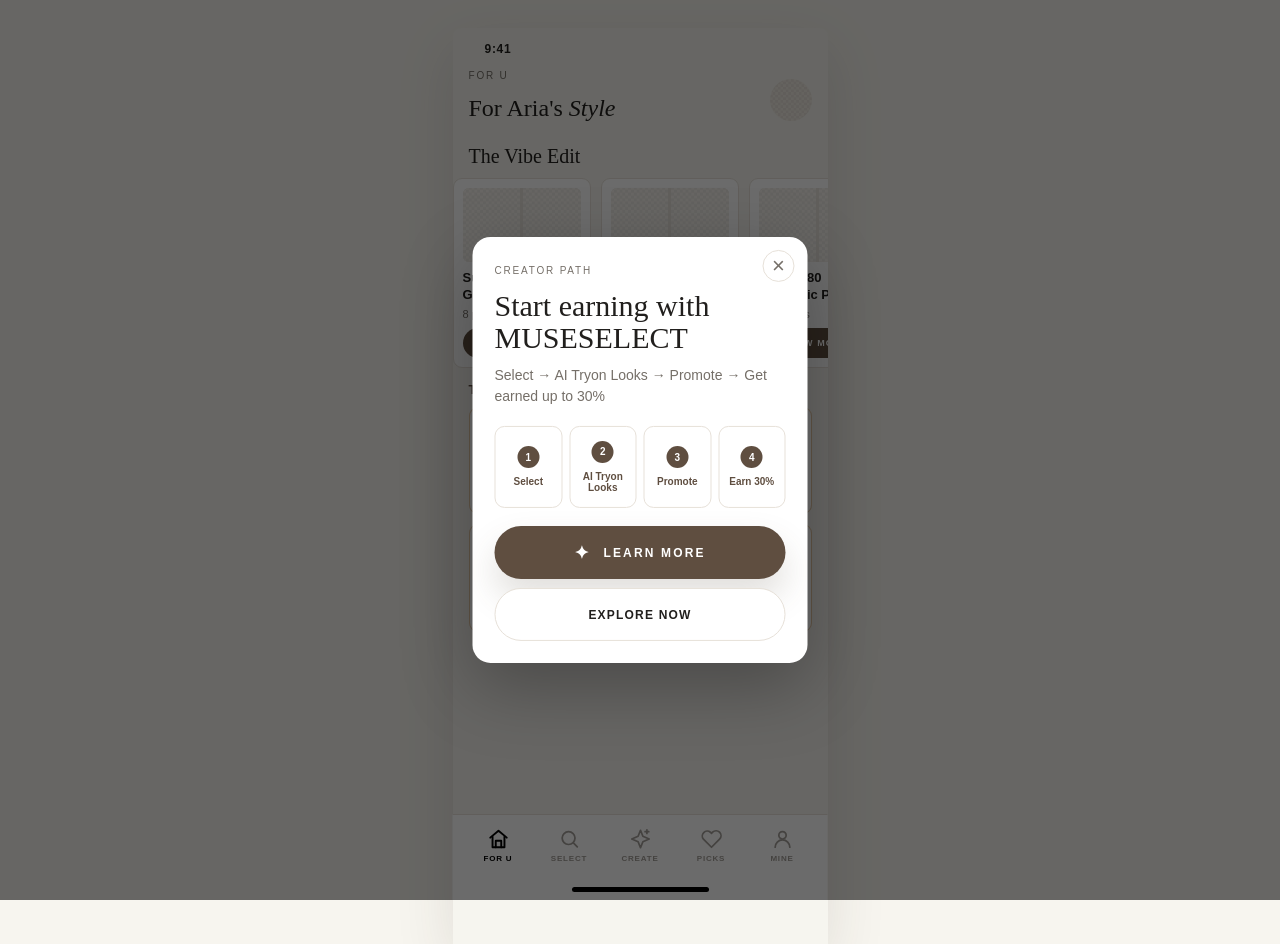
<file: index.html>
<!doctype html>
<html lang="en">
  <head>
    <meta charset="utf-8" />
    <meta name="viewport" content="width=device-width, initial-scale=1" />
    <title>MUSELAND Demo</title>
    <link rel="stylesheet" href="./src/styles/base.css" />
    <link rel="stylesheet" href="./src/styles/ui.css" />
    <link rel="stylesheet" href="./src/styles/pages.css" />
  </head>
  <body>
    <div id="app" class="app-shell" aria-live="polite"></div>
    <script type="module" src="./src/scripts/app.js"></script>
  </body>
</html>
</file>
<file: src/styles/base.css>
:root {
  --bg: #f7f5ef;
  --paper: #ffffff;
  --ink: #211f1d;
  --muted: #756f68;
  --quiet: #a39e98;
  --line: #e7e1d9;
  --brand: #5f4e40;
  --gold: #c98d45;
  --olive: #d8d6cb;
  --shadow: 0 18px 34px rgba(87, 75, 62, 0.18);
}

* {
  box-sizing: border-box;
}

html,
body {
  min-height: 100%;
}

body {
  margin: 0;
  background: var(--bg);
  color: var(--ink);
  font-family: -apple-system, BlinkMacSystemFont, "Segoe UI", sans-serif;
}

button,
input,
textarea,
select {
  font: inherit;
}

a {
  color: inherit;
}

img {
  max-width: 100%;
}

.app-shell {
  min-height: 100vh;
  display: flex;
  justify-content: center;
  background: var(--bg);
}

.phone-canvas {
  position: relative;
  width: min(100vw, 375px);
  min-height: 100vh;
  background: #f6f5ef;
  box-shadow: 0 20px 60px rgba(54, 47, 39, 0.12);
}

.page-content {
  min-height: 100vh;
  padding-bottom: 102px;
}

.serif {
  font-family: Georgia, "Times New Roman", serif;
}

.eyebrow {
  margin: 0 0 14px;
  color: var(--muted);
  font-size: 10px;
  font-weight: 500;
  letter-spacing: 0.18em;
  text-transform: uppercase;
}

.lead {
  margin: 22px 0 0;
  color: var(--muted);
  font-size: 15px;
  letter-spacing: 0.08em;
  line-height: 1.65;
}

.section {
  padding: 72px 20px 48px;
}

.section-title {
  margin: 0;
  font-family: Georgia, "Times New Roman", serif;
  font-size: 37px;
  font-weight: 400;
  line-height: 1.08;
}

.primary-cta {
  width: 197px;
  min-height: 53px;
  display: inline-flex;
  align-items: center;
  justify-content: center;
  gap: 12px;
  border: 0;
  border-radius: 999px;
  background: var(--brand);
  box-shadow: var(--shadow);
  color: #ffffff;
  font-size: 12px;
  font-weight: 700;
  letter-spacing: 0.18em;
  text-decoration: none;
  text-transform: uppercase;
  cursor: pointer;
}

.primary-cta::before {
  content: "✦";
  font-size: 18px;
  line-height: 1;
}

.primary-cta.centered {
  display: flex;
  margin-right: auto;
  margin-left: auto;
}

@media (min-width: 480px) {
  .app-shell {
    padding-top: 28px;
  }

  .phone-canvas {
    border-radius: 8px 8px 0 0;
    overflow: hidden;
  }
}
</file>
<file: src/styles/ui.css>
.bottom-tab {
  position: fixed;
  z-index: 20;
  left: 50%;
  bottom: 0;
  width: min(100vw, 375px);
  height: 86px;
  display: grid;
  grid-template-columns: repeat(5, 1fr);
  align-items: start;
  padding: 12px 10px 0;
  border-top: 1px solid var(--line);
  background: var(--paper);
  transform: translateX(-50%);
}

.bottom-tab::after {
  content: "";
  position: absolute;
  left: 50%;
  bottom: 8px;
  width: 137px;
  height: 5px;
  border-radius: 999px;
  background: #000000;
  transform: translateX(-50%);
}

.tab {
  min-width: 0;
  display: grid;
  justify-items: center;
  gap: 4px;
  color: var(--quiet);
  font-size: 8px;
  font-weight: 600;
  letter-spacing: 0.1em;
  line-height: 1;
  text-decoration: none;
}

.tab-icon {
  width: 24px;
  height: 24px;
  display: grid;
  place-items: center;
}

.tab-icon svg,
.icon-button svg,
.accordion-icon svg {
  width: 24px;
  height: 24px;
  fill: none;
  stroke: currentColor;
  stroke-width: 1.9;
  stroke-linecap: round;
  stroke-linejoin: round;
}

.tab-icon svg {
  width: 22px;
  height: 22px;
}

.tab.active {
  color: #000000;
  font-weight: 800;
}

.tab.active .tab-icon svg {
  stroke-width: 2.1;
}

.top-bar {
  height: 88px;
  display: grid;
  grid-template-columns: 48px 1fr 48px;
  align-items: center;
  padding: 28px 12px 0;
  background: #f6f5ef;
}

.top-bar h1 {
  margin: 0;
  text-align: center;
  font-size: 18px;
  font-weight: 700;
  letter-spacing: 0.14em;
  text-transform: uppercase;
}

.icon-button {
  width: 40px;
  height: 40px;
  display: grid;
  place-items: center;
  text-decoration: none;
}

.product-card {
  overflow: hidden;
  border-radius: 7px;
  background: var(--paper);
  box-shadow: inset 0 0 0 1px rgba(0, 0, 0, 0.04);
}

.product-card a {
  display: block;
  text-decoration: none;
}

.product-media {
  position: relative;
  height: 214px;
  background: #e9e4dc;
}

.product-media img {
  width: 100%;
  height: 100%;
  display: block;
  object-fit: cover;
}

.commission-badge {
  position: absolute;
  right: 6px;
  bottom: 8px;
  padding: 3px 6px;
  border-radius: 2px;
  background: var(--gold);
  color: #ffffff;
  font-size: 10px;
  font-weight: 700;
}

.commission-badge.static {
  position: static;
  display: inline-flex;
}

.product-tag {
  position: absolute;
  left: 6px;
  top: 8px;
  padding: 4px 7px;
  border-radius: 2px;
  background: rgba(255, 255, 255, 0.88);
  color: var(--brand);
  font-size: 9px;
  font-weight: 800;
  letter-spacing: 0.12em;
  text-transform: uppercase;
}

.product-card-body {
  padding: 12px 9px;
}

.product-card-body h3 {
  height: 34px;
  margin: 0 0 6px;
  overflow: hidden;
  font-size: 14px;
  font-weight: 500;
  line-height: 1.25;
}

.product-card-body strong {
  display: block;
  font-size: 18px;
}

.product-money-row {
  display: flex;
  align-items: baseline;
  justify-content: space-between;
  gap: 8px;
}

.product-money-row span,
.commission-line,
.product-sales {
  color: var(--gold);
  font-size: 11px;
  font-weight: 800;
}

.commission-line,
.product-sales {
  margin: 5px 0 0;
  line-height: 1.35;
}

.product-sales {
  color: var(--brand);
  font-weight: 700;
}

.designer-row {
  display: grid;
  grid-template-columns: 34px 1fr;
  gap: 8px;
  align-items: center;
  padding-top: 10px;
  border-top: 1px solid var(--line);
}

.product-card-actions {
  display: grid;
  grid-template-columns: 38px 1fr;
  gap: 8px;
  padding: 0 9px 11px;
}

.product-mini-icon,
.mini-primary {
  min-height: 36px;
  border: 1px solid var(--line);
  border-radius: 999px;
  background: transparent;
  color: var(--brand);
  cursor: pointer;
}

.product-mini-icon {
  display: grid;
  place-items: center;
}

.product-mini-icon svg {
  width: 18px;
  height: 18px;
  fill: none;
  stroke: currentColor;
  stroke-width: 2;
}

.mini-primary {
  border-color: var(--brand);
  background: var(--brand);
  color: #ffffff;
  font-size: 10px;
  font-weight: 800;
  letter-spacing: 0.16em;
  text-transform: uppercase;
}

.compact-product-card {
  min-width: 150px;
}

.compact-product-card .product-media {
  height: 170px;
}

.compact-product-card .product-card-body h3 {
  height: 36px;
}

.product-list-row {
  position: relative;
  display: grid;
  grid-template-columns: 1fr auto;
  gap: 10px;
  align-items: center;
  padding: 10px;
  border: 1px solid var(--line);
  border-radius: 9px;
  background: var(--paper);
}

.product-list-row a {
  min-width: 0;
  display: grid;
  grid-template-columns: 62px 1fr;
  gap: 10px;
  align-items: center;
  text-decoration: none;
}

.list-image-wrap {
  position: relative;
  display: block;
}

.product-list-row img {
  width: 62px;
  height: 78px;
  border-radius: 5px;
  object-fit: cover;
}

.rank-badge {
  position: absolute;
  left: -6px;
  top: -6px;
  min-width: 30px;
  min-height: 30px;
  display: grid;
  place-items: center;
  border: 2px solid var(--paper);
  border-radius: 50%;
  background: var(--brand);
  color: #ffffff;
  font-family: Georgia, "Times New Roman", serif;
  font-size: 15px;
  font-weight: 700;
}

.product-list-row strong,
.product-list-row small,
.product-list-row .list-commission-badge,
.product-list-row em {
  display: block;
}

.product-list-row strong {
  overflow: hidden;
  font-size: 13px;
  font-weight: 700;
  line-height: 1.25;
  text-overflow: ellipsis;
  white-space: nowrap;
}

.product-list-row small,
.product-list-row em:not(.list-est) {
  color: var(--muted);
  font-size: 10px;
  font-style: normal;
  line-height: 1.45;
}

.list-commission-badge {
  width: max-content;
  margin-top: 4px;
  padding: 3px 6px;
  border-radius: 2px;
  background: var(--gold);
  color: #ffffff;
  font-size: 10px;
  font-weight: 800;
}

.product-list-row .list-est {
  margin-top: 4px;
  color: var(--gold);
  font-size: 11px;
  font-style: normal;
  font-weight: 900;
  line-height: 1.35;
}

.ranked-product-row {
  border-color: rgba(201, 141, 69, 0.48);
}

.row-actions {
  display: grid;
  gap: 6px;
  justify-items: end;
}

.picks-page #all-picks .product-list-row {
  grid-template-columns: 1fr;
  align-items: stretch;
}

.picks-page #all-picks .row-actions.normal-actions {
  display: flex;
  justify-content: flex-end;
  gap: 7px;
}

.picks-page #all-picks .product-list-row button {
  min-width: 0;
  min-height: 32px;
  padding: 0 9px;
  white-space: nowrap;
}

.picks-page #all-picks .product-list-row .tryon-row-action {
  border-color: rgba(201, 141, 69, 0.55);
  background: #fff7e8;
  color: var(--gold);
}

.picks-page #all-picks .product-list-row .tryon-row-action.selected {
  border-color: var(--gold);
  background: var(--gold);
  color: #ffffff;
}

.product-list-row button {
  min-width: 76px;
  min-height: 34px;
  border: 0;
  border-radius: 999px;
  background: var(--brand);
  color: #ffffff;
  font-size: 9px;
  font-weight: 800;
  letter-spacing: 0.12em;
  text-transform: uppercase;
}

.product-list-row .ghost-row-action {
  min-height: 28px;
  border: 1px solid var(--line);
  background: transparent;
  color: var(--brand);
  font-size: 8px;
}

.product-list-row .danger-row-action,
.danger-row-action {
  border: 1px solid rgba(176, 73, 54, 0.22);
  background: #fff1ed;
  color: #b04936;
}

.row-manage {
  grid-column: 1 / -1;
  margin: -2px 0 0 72px;
  color: var(--muted);
  font-size: 10px;
  letter-spacing: 0.08em;
  text-transform: uppercase;
}

.designer-row img {
  width: 34px;
  height: 34px;
  border-radius: 50%;
  object-fit: cover;
}

.designer-row p {
  margin: 0;
  color: var(--muted);
  font-size: 11px;
  line-height: 1.3;
}

.designer-row span {
  font-size: 10px;
}

.accordion-list {
  border-top: 1px solid var(--line);
}

.accordion-item {
  border-bottom: 1px solid var(--line);
  background: #f8f7f2;
}

.accordion-item summary {
  min-height: 58px;
  display: flex;
  align-items: center;
  justify-content: space-between;
  list-style: none;
  padding: 0 15px;
  color: var(--muted);
  font-size: 12px;
  letter-spacing: 0.13em;
  text-transform: uppercase;
  cursor: pointer;
}

.accordion-item summary::-webkit-details-marker {
  display: none;
}

.accordion-item p {
  margin: 0;
  padding: 0 15px 18px;
  color: var(--muted);
  font-size: 13px;
  line-height: 1.55;
}

.accordion-icon {
  width: 24px;
  height: 24px;
  color: #111111;
}
</file>
<file: src/styles/pages.css>
.home-hero {
  position: relative;
  min-height: 682px;
  overflow: hidden;
  background: #e9e4dc;
}

.home-hero img {
  position: absolute;
  inset: 0;
  width: 100%;
  height: 100%;
  object-fit: cover;
}

.home-hero::after {
  content: "";
  position: absolute;
  inset: auto 0 0;
  height: 280px;
  background: linear-gradient(to bottom, rgba(246, 245, 239, 0), rgba(246, 245, 239, 0.92));
}

.home-hero-copy {
  position: absolute;
  z-index: 1;
  left: 30px;
  right: 30px;
  bottom: 34px;
}

.home-hero-copy h1 {
  margin: 0 0 12px;
  font-family: Georgia, "Times New Roman", serif;
  font-size: 52px;
  font-weight: 400;
  line-height: 1;
}

.home-hero-copy p:last-of-type {
  margin-bottom: 34px;
}

.affiliate-card {
  margin-top: 32px;
  overflow: hidden;
  border-radius: 20px;
  background: var(--paper);
}

.affiliate-model {
  padding: 34px 29px;
}

.affiliate-model h3 {
  margin: 0 0 26px;
  font-family: Georgia, "Times New Roman", serif;
  font-size: 30px;
  font-weight: 400;
  line-height: 1.35;
}

.affiliate-model ul {
  display: grid;
  gap: 15px;
  margin: 0;
  padding: 0;
  list-style: none;
  color: var(--muted);
  font-size: 12px;
  letter-spacing: 0.09em;
  text-transform: uppercase;
}

.affiliate-model li::before {
  content: "";
  display: inline-block;
  width: 5px;
  height: 5px;
  margin: 0 10px 2px 0;
  border-radius: 50%;
  background: #c17861;
}

.affiliate-model.museland {
  background: var(--olive);
}

.affiliate-model.museland h3 {
  font-style: italic;
}

.affiliate-model.museland li::before {
  content: "✓";
  width: auto;
  height: auto;
  margin: 0 9px 0 0;
  background: transparent;
  color: var(--ink);
}

.trend-metrics {
  display: grid;
  gap: 20px;
  margin-top: 32px;
}

.trend-metric {
  position: relative;
  min-height: 88px;
  padding: 14px 20px;
  background: var(--paper);
}

.trend-metric span,
.trend-metric em {
  color: var(--quiet);
  font-size: 10px;
  font-style: normal;
  letter-spacing: 0.12em;
  text-transform: uppercase;
}

.trend-metric strong {
  display: block;
  margin-top: 5px;
  font-family: Georgia, "Times New Roman", serif;
  font-size: 18px;
  font-weight: 400;
}

.trend-metric b {
  position: absolute;
  top: 20px;
  right: 20px;
  font-size: 25px;
}

.trend-metric em {
  display: block;
  margin-top: 8px;
}

.pattern-preview {
  display: block;
  width: 100%;
  margin: 40px 0 30px;
  border: 9px solid var(--brand);
  background: var(--paper);
}

.home-products {
  padding-top: 78px;
}

.home-products .lead {
  margin-top: 13px;
  text-transform: none;
}

.product-grid {
  display: grid;
  grid-template-columns: repeat(2, minmax(0, 1fr));
  gap: 16px;
  margin-top: 30px;
}

.product-detail-hero {
  background: var(--paper);
  padding-top: 0;
}

.gallery-main {
  position: relative;
  height: 260px;
  background: #e9e4dc;
}

.gallery-back-button {
  position: absolute;
  top: 12px;
  left: 12px;
  z-index: 2;
  width: 36px;
  height: 36px;
  display: grid;
  place-items: center;
  border: 1px solid rgba(255, 255, 255, 0.72);
  border-radius: 50%;
  background: rgba(248, 247, 242, 0.88);
  color: var(--brand);
  box-shadow: 0 8px 20px rgba(58, 45, 36, 0.14);
}

.gallery-back-button svg {
  width: 18px;
  height: 18px;
  fill: none;
  stroke: currentColor;
  stroke-width: 2;
}

.gallery-main img {
  width: 100%;
  height: 100%;
  display: block;
  object-fit: cover;
}

.thumb-row {
  display: grid;
  grid-template-columns: repeat(4, 1fr);
  gap: 8px;
  padding: 8px 15px;
}

.thumb-row button {
  height: 42px;
  padding: 0;
  overflow: hidden;
  border: 1px solid var(--line);
  border-radius: 3px;
  background: var(--paper);
}

.thumb-row img {
  width: 100%;
  height: 100%;
  object-fit: cover;
}

.product-info {
  padding: 6px 15px 22px;
  background: #f8f7f2;
}

.product-info .silhouette-name {
  margin: 0 0 5px;
  color: var(--muted);
  font-size: 11px;
  letter-spacing: 0.14em;
  text-transform: uppercase;
}

.product-info h2 {
  margin: 0 0 8px;
  font-family: Georgia, "Times New Roman", serif;
  font-size: 18px;
  font-weight: 400;
  letter-spacing: 0.04em;
  line-height: 1.35;
  text-transform: uppercase;
}

.price-row {
  display: flex;
  align-items: center;
  gap: 10px;
  margin-bottom: 8px;
}

.price-row strong {
  font-size: 24px;
}

.size-row {
  display: flex;
  gap: 16px;
  margin-top: 14px;
}

.size-row button {
  width: 44px;
  height: 28px;
  border: 1px solid #d3cec6;
  background: transparent;
  font-size: 14px;
}

.designer-panel {
  display: grid;
  grid-template-columns: 48px 1fr 28px;
  gap: 12px;
  align-items: center;
  min-height: 74px;
  margin: 0 -15px;
  padding: 0 15px;
  border-top: 1px solid var(--line);
  border-bottom: 1px solid var(--line);
}

.designer-panel img {
  width: 48px;
  height: 48px;
  border-radius: 50%;
}

.designer-panel p {
  margin: 0;
  font-size: 14px;
}

.designer-panel span {
  color: var(--muted);
  font-size: 12px;
}

.product-action-bar {
  position: fixed;
  left: 50%;
  bottom: 86px;
  z-index: 18;
  width: min(100vw, 375px);
  display: grid;
  grid-template-columns: 104px 1fr;
  gap: 8px;
  padding: 12px 12px;
  border-top: 1px solid var(--line);
  background: rgba(248, 247, 242, 0.96);
  transform: translateX(-50%);
}

.product-action-bar .primary-cta {
  width: 100%;
}

.product-action-bar .primary-cta::before {
  content: none;
}

.placeholder-page {
  min-height: calc(100vh - 102px);
  display: grid;
  place-items: center;
  padding: 32px;
  text-align: center;
}

.placeholder-page .mark {
  width: 84px;
  height: 84px;
  display: grid;
  place-items: center;
  margin: 0 auto 28px;
  border-radius: 50%;
  background: #000000;
  color: #ffffff;
}

.placeholder-page svg {
  width: 46px;
  height: 46px;
  fill: none;
  stroke: currentColor;
  stroke-width: 1.8;
}

.for-u-page,
.select-page,
.picks-page,
.mine-subpage {
  min-height: calc(100vh - 86px);
  padding: 0 16px 116px;
}

.creator-home-header,
.library-header {
  position: relative;
  padding: 42px 0 12px;
}

.creator-home-header {
  display: grid;
  grid-template-columns: 1fr 42px;
  gap: 10px;
  align-items: end;
}

.creator-home-header h1,
.library-header h1,
.asset-section h2,
.mine-panel h2,
.collection-detail-hero h1 {
  margin: 0;
  font-family: Georgia, "Times New Roman", serif;
  font-weight: 400;
  line-height: 1.1;
}

.creator-home-header h1 {
  font-size: 24px;
}

.creator-home-header h1 span {
  font-style: italic;
}

.creator-home-header p:last-child,
.collection-detail-hero p {
  margin: 6px 0 0;
  color: var(--muted);
  font-size: 12px;
  line-height: 1.55;
}

.creator-home-header img {
  width: 42px;
  height: 42px;
  border-radius: 50%;
  object-fit: cover;
}

.creator-section,
.asset-section,
.mine-panel {
  margin-top: 12px;
}

.section-heading-row {
  display: flex;
  align-items: end;
  justify-content: space-between;
  gap: 12px;
  margin-bottom: 10px;
}

.section-heading-row h2 {
  margin: 0;
  font-family: Georgia, "Times New Roman", serif;
  font-size: 20px;
  font-weight: 400;
}

.section-heading-row a,
.section-heading-row button {
  border: 0;
  background: transparent;
  color: var(--brand);
  font-size: 10px;
  font-weight: 800;
  letter-spacing: 0.16em;
  text-decoration: none;
  text-transform: uppercase;
}

.horizontal-products {
  display: flex;
  gap: 13px;
  margin: 0 -16px;
  overflow-x: auto;
  padding: 0 16px 2px;
  scroll-snap-type: x proximity;
}

.horizontal-products .product-card {
  scroll-snap-align: start;
}

.horizontal-collections {
  display: flex;
  gap: 10px;
  margin: 0 -16px;
  overflow-x: auto;
  padding: 0 16px 2px;
  scroll-snap-type: x proximity;
}

.for-u-collection-card {
  min-width: 138px;
  padding: 9px;
  border: 1px solid var(--line);
  border-radius: 9px;
  background: var(--paper);
  scroll-snap-align: start;
}

.for-u-collection-card .collection-preview {
  height: 74px;
  display: grid;
  grid-template-columns: repeat(2, 1fr);
  gap: 3px;
  overflow: hidden;
  border-radius: 6px;
  background: #e9e4dc;
}

.for-u-collection-card img {
  width: 100%;
  height: 74px;
  object-fit: cover;
}

.for-u-collection-card h3 {
  height: 34px;
  margin: 8px 0 4px;
  overflow: hidden;
  font-size: 13px;
  line-height: 1.25;
}

.for-u-collection-card p {
  margin: 0 0 8px;
  color: var(--muted);
  font-size: 11px;
}

.for-u-collection-card a {
  display: inline-flex;
  align-items: center;
  justify-content: center;
  min-height: 30px;
  width: 100%;
  border-radius: 999px;
  background: var(--brand);
  color: #ffffff;
  font-size: 9px;
  font-weight: 800;
  letter-spacing: 0.12em;
  text-decoration: none;
  text-transform: uppercase;
}

.topic-tabs,
.asset-tabs,
.time-tabs {
  display: flex;
  gap: 8px;
  overflow-x: auto;
  margin: 0 -16px 10px;
  padding: 0 16px 3px;
}

.topic-tabs button,
.asset-tabs a,
.time-tabs button,
.filter-strip button {
  min-height: 32px;
  white-space: nowrap;
  border: 1px solid var(--line);
  border-radius: 999px;
  background: var(--paper);
  color: var(--muted);
  font-size: 10px;
  font-weight: 800;
  letter-spacing: 0.12em;
  text-decoration: none;
  text-transform: uppercase;
}

.topic-tabs button,
.time-tabs button,
.filter-strip button {
  padding: 0 13px;
}

.asset-tabs a {
  display: inline-flex;
  align-items: center;
  padding: 0 13px;
}

.picks-page .asset-section {
  display: none;
}

.picks-page .asset-section.active {
  display: block;
}

.create-page {
  min-height: calc(100vh - 86px);
  padding-bottom: 104px;
}

.create-header {
  padding: 12px 16px 10px;
}

.create-header .app-time {
  position: static;
  display: block;
  margin: 0 0 10px;
  line-height: 1;
}

.create-header h1 {
  margin: 0;
  color: var(--brand);
  font-family: Georgia, "Times New Roman", serif;
  font-size: 28px;
  font-weight: 400;
  letter-spacing: 0;
}

.create-page .asset-section {
  display: none;
}

.create-page .asset-section.active {
  display: block;
}

.create-tabs {
  margin-top: 0;
}

.create-tab-intro {
  display: grid;
  grid-template-columns: 1fr auto;
  gap: 10px;
  align-items: center;
  margin: 0 0 10px;
  padding: 10px 12px;
  border: 1px solid var(--line);
  border-radius: 10px;
  background: var(--paper);
}

.create-tab-intro p {
  margin: 0;
  color: var(--muted);
  font-size: 12px;
  line-height: 1.35;
}

.create-tab-intro button {
  min-height: 32px;
  padding: 0 12px;
  border: 0;
  border-radius: 999px;
  background: var(--brand);
  color: #ffffff;
  font-size: 9px;
  font-weight: 900;
  letter-spacing: 0.1em;
  text-transform: uppercase;
  white-space: nowrap;
}

.compact-design-steps {
  margin-top: 0;
}

.compact-design-steps .creation-step-card {
  min-height: 68px;
}

.create-design-start {
  margin-top: 12px;
}

.museland-showcase-hero {
  position: relative;
  min-height: 230px;
  overflow: hidden;
  border-radius: 12px;
  background: var(--brand);
}

.museland-showcase-hero img {
  position: absolute;
  inset: 0;
  width: 100%;
  height: 100%;
  object-fit: cover;
  opacity: 0.52;
}

.museland-showcase-hero::after {
  content: "";
  position: absolute;
  inset: 0;
  background: linear-gradient(180deg, rgba(31, 25, 20, 0.12), rgba(31, 25, 20, 0.78));
}

.museland-showcase-hero > div {
  position: absolute;
  z-index: 1;
  left: 14px;
  right: 14px;
  bottom: 14px;
  color: #ffffff;
}

.museland-showcase-hero span,
.museland-showcase-card span {
  display: block;
  color: #f2dfb6;
  font-size: 10px;
  font-weight: 900;
  letter-spacing: 0.14em;
  text-transform: uppercase;
}

.museland-showcase-hero h2 {
  margin: 5px 0 0;
  font-family: Georgia, "Times New Roman", serif;
  font-size: 28px;
  font-weight: 400;
  line-height: 1.05;
}

.museland-showcase-hero p {
  max-width: 260px;
  margin: 8px 0 12px;
  color: rgba(255, 255, 255, 0.86);
  font-size: 12px;
  line-height: 1.35;
}

.museland-showcase-hero button {
  min-height: 34px;
  padding: 0 14px;
  border: 0;
  border-radius: 999px;
  background: #ffffff;
  color: var(--brand);
  font-size: 9px;
  font-weight: 900;
  letter-spacing: 0.1em;
  text-transform: uppercase;
}

.museland-showcase-grid {
  display: grid;
  gap: 8px;
  margin: 10px 0;
}

.museland-market-points {
  display: grid;
  gap: 10px;
}

.museland-showcase-card {
  padding: 14px;
  border: 1px solid var(--line);
  border-radius: 10px;
  background: var(--paper);
}

.museland-showcase-card span {
  color: var(--gold);
}

.museland-showcase-card strong {
  display: block;
  margin-top: 5px;
  color: var(--brand);
  font-size: 13px;
  font-weight: 900;
}

.museland-showcase-card p {
  margin: 5px 0 0;
  color: var(--muted);
  font-size: 11px;
  line-height: 1.35;
}

.create-museland-assets,
.create-museland-empty {
  display: grid;
  gap: 12px;
}

.create-museland-empty {
  padding-bottom: 86px;
}

.create-bottom-action {
  position: fixed;
  z-index: 8;
  left: 50%;
  bottom: 86px;
  width: min(100vw, 375px);
  padding: 14px 16px;
  background: rgba(248, 247, 242, 0.96);
  transform: translateX(-50%);
}

.create-bottom-action .primary-cta {
  width: 100%;
}

.museland-asset-header {
  display: flex;
  align-items: center;
  justify-content: space-between;
  gap: 10px;
}

.museland-asset-header h2 {
  margin: 2px 0 0;
  color: var(--brand);
  font-family: Georgia, "Times New Roman", serif;
  font-size: 24px;
  font-weight: 400;
}

.museland-asset-header button {
  min-height: 32px;
  padding: 0 12px;
  border: 0;
  border-radius: 999px;
  background: var(--brand);
  color: #ffffff;
  font-size: 9px;
  font-weight: 900;
  letter-spacing: 0.1em;
  text-transform: uppercase;
  white-space: nowrap;
}

.museland-status-tabs {
  display: flex;
  gap: 7px;
  overflow-x: auto;
  padding-bottom: 2px;
}

.museland-status-tabs button {
  min-height: 30px;
  padding: 0 10px;
  border: 1px solid var(--line);
  border-radius: 999px;
  background: var(--paper);
  color: var(--muted);
  font-size: 8px;
  font-weight: 900;
  letter-spacing: 0.1em;
  text-transform: uppercase;
  white-space: nowrap;
}

.museland-status-tabs .active {
  border-color: var(--brand);
  background: var(--brand);
  color: #ffffff;
}

.museland-status-pane {
  display: none;
}

.museland-status-pane.active {
  display: grid;
  gap: 10px;
}

.museland-status-card {
  display: grid;
  grid-template-columns: 76px 1fr auto;
  gap: 10px;
  align-items: center;
  padding: 10px;
  border: 1px solid var(--line);
  border-radius: 12px;
  background: var(--paper);
}

.design-pair-preview {
  display: grid;
  grid-template-columns: 1fr 1fr;
  gap: 4px;
}

.design-pair-preview img {
  width: 36px;
  height: 54px;
  border-radius: 7px;
  object-fit: cover;
}

.museland-status-card span,
.museland-status-card strong,
.museland-status-card small,
.museland-status-card em {
  display: block;
}

.museland-status-card em {
  width: max-content;
  margin-bottom: 5px;
  padding: 3px 7px;
  border-radius: 999px;
  background: #fff7e8;
  color: var(--gold);
  font-size: 8px;
  font-style: normal;
  font-weight: 900;
  letter-spacing: 0.08em;
  text-transform: uppercase;
}

.museland-status-card strong {
  color: var(--brand);
  font-size: 12px;
  font-weight: 900;
}

.museland-status-card small {
  margin-top: 4px;
  color: var(--muted);
  font-size: 10px;
  line-height: 1.3;
}

.museland-status-card i {
  position: relative;
  display: block;
  height: 5px;
  overflow: hidden;
  margin-top: 7px;
  border-radius: 999px;
  background: #eee7dc;
}

.museland-status-card i b {
  display: block;
  height: 100%;
  border-radius: inherit;
  background: var(--gold);
}

.museland-status-card a,
.museland-product-card a {
  min-height: 30px;
  display: inline-grid;
  place-items: center;
  padding: 0 10px;
  border-radius: 999px;
  background: var(--brand);
  color: #ffffff;
  font-size: 8px;
  font-weight: 900;
  letter-spacing: 0.08em;
  text-decoration: none;
  text-transform: uppercase;
}

.museland-product-card {
  display: grid;
  gap: 10px;
  padding: 10px;
  border: 1px solid var(--line);
  border-radius: 12px;
  background: var(--paper);
}

.product-image-strip {
  display: grid;
  grid-template-columns: repeat(4, minmax(0, 1fr));
  gap: 6px;
}

.product-image-strip img {
  width: 100%;
  height: 72px;
  border-radius: 8px;
  object-fit: cover;
}

.museland-product-card > div:nth-child(2) {
  display: grid;
  gap: 4px;
}

.museland-product-card strong {
  color: var(--brand);
  font-size: 13px;
  font-weight: 900;
}

.museland-product-card small {
  color: var(--muted);
  font-size: 11px;
}

.museland-product-card a {
  width: 100%;
}

.compact-empty-state {
  min-height: 220px;
}

.asset-section-toolbar {
  display: flex;
  align-items: center;
  justify-content: space-between;
  margin: 0 0 10px;
}

.asset-section-toolbar span {
  color: var(--muted);
  font-size: 10px;
  font-weight: 800;
  letter-spacing: 0.16em;
  text-transform: uppercase;
}

.asset-section-toolbar button {
  min-height: 30px;
  padding: 0 12px;
  border: 1px solid var(--line);
  border-radius: 999px;
  background: var(--paper);
  color: var(--brand);
  font-size: 9px;
  font-weight: 800;
  letter-spacing: 0.12em;
  text-transform: uppercase;
}

.asset-section-toolbar div {
  display: flex;
  gap: 7px;
}

.asset-search {
  display: block;
  margin: 0 0 10px;
}

.asset-search input {
  width: 100%;
  min-height: 38px;
  padding: 0 12px;
  border: 1px solid var(--line);
  border-radius: 999px;
  background: var(--paper);
  color: var(--brand);
  font-size: 12px;
}

.asset-search input::placeholder {
  color: var(--quiet);
}

.look-status-filter {
  display: flex;
  gap: 7px;
  margin: 0 0 10px;
  overflow-x: auto;
  scrollbar-width: none;
}

.look-status-filter::-webkit-scrollbar {
  display: none;
}

.look-status-filter button {
  min-height: 30px;
  padding: 0 12px;
  border: 1px solid var(--line);
  border-radius: 999px;
  background: var(--paper);
  color: var(--muted);
  font-size: 9px;
  font-weight: 800;
  letter-spacing: 0.12em;
  text-transform: uppercase;
  white-space: nowrap;
}

.look-status-filter .active {
  border-color: var(--brand);
  background: var(--brand);
  color: #ffffff;
}

.manage-actions {
  display: none;
}

.asset-section.is-managing .normal-actions {
  display: none;
}

.asset-section.is-managing .manage-actions {
  display: grid;
}

.picks-page .asset-section .manage-actions {
  display: none;
}

.picks-page .asset-section.is-managing .manage-actions {
  display: grid;
}

.picks-page .asset-section.is-managing .normal-actions {
  display: none;
}

.topic-tabs .active,
.asset-tabs .active,
.time-tabs .active {
  border-color: var(--brand);
  background: var(--brand);
  color: #ffffff;
}

.static-topic-title {
  margin: 0 0 10px;
  color: var(--brand);
  font-size: 13px;
  font-weight: 900;
  letter-spacing: 0.14em;
  text-transform: uppercase;
}

.best-seller-list,
.commission-list,
.look-list,
.collection-list,
.funnel-list {
  display: grid;
  gap: 10px;
}

.library-header.compact {
  padding-bottom: 10px;
}

.library-header h1 {
  font-size: 26px;
}

.search-field {
  display: grid;
  gap: 8px;
  margin-top: 10px;
}

.search-field span,
.sort-row span {
  color: var(--muted);
  font-size: 10px;
  font-weight: 800;
  letter-spacing: 0.16em;
  text-transform: uppercase;
}

.search-field input,
.sort-row select {
  width: 100%;
  min-height: 38px;
  border: 1px solid var(--line);
  border-radius: 999px;
  background: var(--paper);
  color: var(--ink);
}

.search-field input {
  padding: 0 17px;
}

.filter-strip {
  display: flex;
  gap: 8px;
  margin: 0 -16px 8px;
  overflow-x: auto;
  padding: 0 16px 3px;
}

.sort-chip-row {
  display: flex;
  gap: 8px;
  margin: 0 -16px 12px;
  overflow-x: auto;
  padding: 0 16px 2px;
}

.sort-chip-row button {
  min-height: 30px;
  padding: 0 12px;
  white-space: nowrap;
  border: 1px solid var(--line);
  border-radius: 999px;
  background: var(--paper);
  color: var(--muted);
  font-size: 10px;
  font-weight: 800;
  letter-spacing: 0.08em;
  text-transform: uppercase;
}

.sort-chip-row .active {
  border-color: var(--brand);
  background: var(--brand);
  color: #ffffff;
}

.select-feature-board {
  display: grid;
  grid-template-columns: 1.08fr 1fr;
  gap: 8px;
  margin: 2px 0 12px;
}

.select-feature-side {
  display: grid;
  grid-template-columns: repeat(2, minmax(0, 1fr));
  gap: 8px;
}

.select-feature-tile {
  position: relative;
  min-height: 82px;
  display: grid;
  align-content: end;
  gap: 2px;
  overflow: hidden;
  padding: 9px;
  border-radius: 8px;
  color: #ffffff;
  text-decoration: none;
  background: #2d251f;
  isolation: isolate;
}

.select-feature-tile.large {
  min-height: 172px;
}

.select-feature-tile::after {
  content: "";
  position: absolute;
  inset: 0;
  z-index: -1;
  background: linear-gradient(180deg, rgba(40, 31, 24, 0.04), rgba(40, 31, 24, 0.78));
}

.select-feature-tile img {
  position: absolute;
  inset: 0;
  z-index: -2;
  width: 100%;
  height: 100%;
  object-fit: cover;
}

.select-feature-tile span {
  width: max-content;
  max-width: 100%;
  padding: 3px 5px;
  border-radius: 2px;
  background: rgba(255, 255, 255, 0.86);
  color: var(--brand);
  font-size: 9px;
  font-weight: 900;
  line-height: 1;
  text-transform: uppercase;
}

.select-feature-tile strong {
  display: block;
  overflow: hidden;
  color: #ffffff;
  font-size: 13px;
  font-weight: 800;
  line-height: 1.1;
  text-overflow: ellipsis;
  white-space: nowrap;
}

.select-feature-tile.large strong {
  font-family: Georgia, "Times New Roman", serif;
  font-size: 23px;
  font-weight: 400;
}

.select-feature-tile em {
  display: -webkit-box;
  overflow: hidden;
  color: rgba(255, 255, 255, 0.84);
  font-size: 10px;
  font-style: normal;
  font-weight: 700;
  line-height: 1.25;
  -webkit-box-orient: vertical;
  -webkit-line-clamp: 2;
}

.select-feature-side .select-feature-tile em {
  display: none;
}

.select-grid {
  display: grid;
  grid-template-columns: repeat(2, minmax(0, 1fr));
  gap: 10px;
}

.select-topic-page {
  min-height: calc(100vh - 86px);
  padding: 0 16px 116px;
}

.select-topic-hero {
  position: relative;
  min-height: 224px;
  display: grid;
  align-content: end;
  overflow: hidden;
  margin: 0 -16px 14px;
  padding: 78px 16px 18px;
  color: #ffffff;
  background: #2d251f;
  isolation: isolate;
}

.select-topic-hero::after {
  content: "";
  position: absolute;
  inset: 0;
  z-index: -1;
  background: linear-gradient(180deg, rgba(45, 37, 31, 0.06), rgba(45, 37, 31, 0.82));
}

.select-topic-hero img {
  position: absolute;
  inset: 0;
  z-index: -2;
  width: 100%;
  height: 100%;
  object-fit: cover;
}

.select-topic-back {
  color: var(--brand);
}

.select-topic-hero .eyebrow {
  color: rgba(255, 255, 255, 0.76);
}

.select-topic-hero h1 {
  margin: 0;
  font-family: Georgia, "Times New Roman", serif;
  font-size: 31px;
  font-weight: 400;
  line-height: 1;
}

.select-topic-hero p:last-child {
  max-width: 250px;
  margin: 8px 0 0;
  color: rgba(255, 255, 255, 0.84);
  font-size: 12px;
  font-weight: 700;
  line-height: 1.4;
}

.topic-waterfall {
  columns: 2;
  column-gap: 10px;
}

.waterfall-product-card {
  display: inline-block;
  width: 100%;
  overflow: hidden;
  margin: 0 0 10px;
  break-inside: avoid;
  border-radius: 8px;
  background: var(--paper);
  box-shadow: inset 0 0 0 1px rgba(0, 0, 0, 0.04);
}

.waterfall-product-card a {
  display: block;
  color: inherit;
  text-decoration: none;
}

.waterfall-media {
  position: relative;
  height: 232px;
  background: #e9e4dc;
}

.waterfall-product-card.offset .waterfall-media {
  height: 188px;
}

.waterfall-media img {
  width: 100%;
  height: 100%;
  display: block;
  object-fit: cover;
}

.waterfall-media span {
  position: absolute;
  left: 7px;
  top: 7px;
  max-width: calc(100% - 14px);
  overflow: hidden;
  padding: 4px 6px;
  border-radius: 2px;
  background: rgba(255, 255, 255, 0.9);
  color: var(--brand);
  font-size: 9px;
  font-weight: 900;
  letter-spacing: 0.08em;
  text-overflow: ellipsis;
  text-transform: uppercase;
  white-space: nowrap;
}

.waterfall-copy {
  display: grid;
  gap: 4px;
  padding: 9px 9px 8px;
}

.waterfall-copy strong {
  display: -webkit-box;
  min-height: 34px;
  overflow: hidden;
  color: var(--ink);
  font-size: 14px;
  font-weight: 600;
  line-height: 1.2;
  -webkit-box-orient: vertical;
  -webkit-line-clamp: 2;
}

.waterfall-copy small {
  color: var(--ink);
  font-size: 15px;
  font-weight: 800;
}

.waterfall-copy em,
.waterfall-copy b {
  color: var(--gold);
  font-size: 11px;
  font-style: normal;
  font-weight: 900;
  line-height: 1.25;
}

.waterfall-product-card button {
  width: calc(100% - 18px);
  min-height: 34px;
  margin: 0 9px 10px;
  border: 0;
  border-radius: 999px;
  background: var(--brand);
  color: #ffffff;
  font-size: 10px;
  font-weight: 900;
  letter-spacing: 0.14em;
  text-transform: uppercase;
  cursor: pointer;
}

.detail-commission-panel {
  display: grid;
  grid-template-columns: 0.88fr 1.12fr;
  gap: 10px;
  margin-bottom: 12px;
  padding: 10px;
  border: 1px solid var(--line);
  border-radius: 9px;
  background: linear-gradient(135deg, #fff9ec, #ffffff 58%);
  box-shadow: inset 0 0 0 1px rgba(201, 141, 69, 0.12);
}

.detail-commission-panel div,
.detail-commission-panel button {
  position: relative;
  display: grid;
  gap: 4px;
  padding: 10px;
  border-radius: 8px;
}

.detail-commission-panel button {
  width: 100%;
  border: 0;
  color: var(--brand);
  font-family: inherit;
  text-align: left;
  cursor: pointer;
}

.standard-commission {
  background: rgba(255, 255, 255, 0.58);
}

.ai-commission {
  border: 1px solid rgba(201, 141, 69, 0.45);
  background: #fff3d8;
  box-shadow: 0 10px 20px rgba(201, 141, 69, 0.16);
}

.ai-commission b {
  position: absolute;
  right: 8px;
  top: 8px;
  width: 24px;
  height: 24px;
  display: grid;
  place-items: center;
  border-radius: 50%;
  background: var(--gold);
  color: #ffffff;
  font-size: 15px;
  font-weight: 900;
}

.ai-content-tag {
  width: max-content;
  display: inline-flex;
  align-items: center;
  gap: 4px;
  padding: 3px 6px;
  border-radius: 999px;
  background: var(--brand);
  color: #ffffff !important;
}

.ai-content-tag svg {
  width: 12px;
  height: 12px;
  fill: none;
  stroke: currentColor;
  stroke-width: 2;
}

.detail-commission-panel span,
.detail-commission-panel em {
  color: var(--muted);
  font-size: 10px;
  font-style: normal;
  letter-spacing: 0.08em;
  text-transform: uppercase;
}

.detail-commission-panel span i {
  font-size: 8px;
  font-style: normal;
}

.detail-commission-panel strong {
  color: var(--gold);
  font-size: 16px;
  line-height: 1.1;
}

.ai-commission strong {
  font-size: 18px;
}

.tryon-guide-module {
  margin: 0 15px;
  padding: 14px 0;
  border-top: 1px solid var(--line);
  border-bottom: 1px solid var(--line);
  background: transparent;
}

.tryon-guide-module b,
.tryon-guide-module strong {
  display: block;
}

.tryon-guide-module b {
  margin-bottom: 5px;
  color: var(--gold);
  font-size: 10px;
  font-weight: 900;
  letter-spacing: 0.16em;
  text-transform: uppercase;
}

.tryon-guide-module strong {
  font-size: 14px;
  font-weight: 800;
  line-height: 1.25;
}

.tryon-guide-module ul {
  display: flex;
  flex-wrap: wrap;
  gap: 7px;
  margin: 10px 0 0;
  padding: 0;
  list-style: none;
}

.tryon-guide-module li {
  padding: 5px 8px;
  border-radius: 999px;
  background: #fff7e8;
  color: var(--brand);
  font-size: 9px;
  font-weight: 900;
  letter-spacing: 0.08em;
  line-height: 1;
  text-transform: uppercase;
}

.tryon-guide-module li::before {
  content: none;
}

.tryon-floating-button {
  position: fixed;
  z-index: 19;
  top: 52%;
  right: max(12px, calc((100vw - 375px) / 2 + 12px));
  min-height: 38px;
  padding: 0 14px;
  border: 0;
  border-radius: 999px;
  background: var(--brand);
  box-shadow: 0 12px 28px rgba(58, 45, 36, 0.22);
  color: #ffffff;
  font-size: 10px;
  font-weight: 900;
  letter-spacing: 0.12em;
  transform: translateY(-50%);
}

.top-video-block {
  margin: 14px 0 18px;
}

.top-video-row {
  display: grid;
  grid-template-columns: repeat(3, minmax(0, 1fr));
  gap: 8px;
}

.top-video-row article {
  overflow: hidden;
  border: 1px solid var(--line);
  border-radius: 8px;
  background: var(--paper);
}

.top-video-row img {
  width: 100%;
  height: 86px;
  display: block;
  object-fit: cover;
}

.top-video-row span,
.top-video-row strong {
  display: block;
  padding: 0 7px;
}

.top-video-row span {
  margin-top: 7px;
  color: var(--muted);
  font-size: 10px;
}

.top-video-row strong {
  padding-bottom: 8px;
  color: var(--gold);
  font-size: 11px;
}

.detail-action {
  min-width: 0;
  min-height: 42px;
  display: grid;
  place-items: center;
  gap: 2px;
  border-radius: 999px;
  font-size: 9px;
  font-weight: 800;
  letter-spacing: 0.08em;
  text-decoration: none;
  text-transform: uppercase;
}

.detail-action.secondary {
  border: 1px solid var(--line);
  background: var(--paper);
  color: var(--brand);
}

.detail-action.ai {
  border: 1px solid rgba(201, 141, 69, 0.7);
  background: #fff7e8;
  color: var(--gold);
}

.detail-action.promote {
  border: 0;
  background: var(--brand);
  color: #ffffff;
}

.detail-action svg {
  width: 18px;
  height: 18px;
  fill: none;
  stroke: currentColor;
  stroke-width: 2;
}

.promo-sheet h3 {
  margin: 0 0 14px;
  font-family: Georgia, "Times New Roman", serif;
  font-size: 27px;
  font-weight: 400;
  line-height: 1.15;
}

.generated-link {
  width: 100%;
  display: grid;
  grid-template-columns: 1fr auto;
  gap: 10px;
  align-items: center;
  margin-bottom: 14px;
  padding: 13px;
  border: 1px solid var(--line);
  border-radius: 9px;
  background: #f8f7f2;
  color: var(--muted);
  font-size: 12px;
  text-align: left;
  word-break: break-all;
  cursor: pointer;
}

.generated-link b {
  white-space: nowrap;
  color: var(--brand);
  font-size: 10px;
  font-weight: 800;
  letter-spacing: 0.12em;
  text-transform: uppercase;
}

.promo-commission {
  margin: -6px 0 14px;
  color: var(--gold);
  font-size: 14px;
  font-weight: 800;
}

.ai-earn-copy {
  margin: 4px 0 16px;
  padding: 14px;
  border: 1px solid rgba(201, 141, 69, 0.32);
  border-radius: 10px;
  background: #fff7e8;
}

.ai-earn-copy strong {
  display: block;
  color: var(--gold);
  font-size: 15px;
  letter-spacing: 0.08em;
  text-transform: uppercase;
}

.ai-earn-copy p {
  margin: 7px 0 0;
  color: var(--brand);
  font-size: 12px;
  font-weight: 800;
  letter-spacing: 0.07em;
  line-height: 1.45;
  text-transform: uppercase;
}

.secondary-link {
  display: block;
  margin-top: 16px;
  color: var(--brand);
  font-size: 11px;
  font-weight: 800;
  letter-spacing: 0.12em;
  text-align: center;
  text-decoration: none;
  text-transform: uppercase;
}

.app-toast {
  position: fixed;
  z-index: 40;
  left: 50%;
  bottom: 104px;
  width: min(335px, calc(100vw - 40px));
  display: flex;
  justify-content: space-between;
  gap: 12px;
  padding: 13px 15px;
  border-radius: 999px;
  background: #211f1d;
  color: #ffffff;
  font-size: 12px;
  transform: translateX(-50%);
}

.app-toast span {
  color: #d8c39f;
}

.collection-card {
  display: grid;
  grid-template-columns: 1fr auto;
  gap: 10px;
  align-items: center;
  padding: 12px;
  border: 1px solid var(--line);
  border-radius: 10px;
  background: var(--paper);
}

.collection-card a {
  min-width: 0;
  display: grid;
  grid-template-columns: 78px 1fr;
  gap: 12px;
  align-items: center;
  text-decoration: none;
}

.collection-cover {
  display: grid;
  grid-template-columns: repeat(2, 1fr);
  gap: 3px;
  overflow: hidden;
  border-radius: 7px;
  background: #e9e4dc;
}

.collection-cover img {
  width: 100%;
  height: 82px;
  object-fit: cover;
}

.collection-cover.large {
  height: 170px;
  margin-bottom: 22px;
}

.collection-cover.large img {
  height: 170px;
}

.collection-card h3 {
  margin: 0 0 5px;
  overflow: hidden;
  font-size: 14px;
  line-height: 1.25;
  display: -webkit-box;
  -webkit-box-orient: vertical;
  -webkit-line-clamp: 2;
}

.collection-card p {
  display: grid;
  gap: 3px;
  margin: 0;
  color: var(--muted);
  font-size: 11px;
}

.collection-card p span,
.collection-card p em {
  display: block;
  font-style: normal;
}

.collection-card p em {
  color: var(--gold);
  font-weight: 900;
}

.collection-card button {
  min-width: 78px;
  min-height: 34px;
  border: 0;
  border-radius: 999px;
  background: var(--brand);
  color: #ffffff;
  font-size: 9px;
  font-weight: 800;
  letter-spacing: 0.12em;
  text-transform: uppercase;
}

.collection-actions {
  display: grid;
  justify-items: end;
}

.collection-card .danger-row-action {
  border: 1px solid rgba(176, 73, 54, 0.22);
  background: #fff1ed;
  color: #b04936;
}

.look-row {
  display: grid;
  grid-template-columns: 76px 1fr auto;
  gap: 10px;
  align-items: center;
  padding: 12px;
  border: 1px solid var(--line);
  border-radius: 10px;
  background: var(--paper);
}

.picks-page #looks .look-row,
.picks-page #videos .look-row {
  grid-template-columns: 76px 1fr;
  align-items: start;
}

.picks-page #looks .look-actions.normal-actions,
.picks-page #videos .look-actions.normal-actions {
  grid-column: 1 / -1;
  display: flex;
  justify-content: flex-end;
  gap: 7px;
}

.picks-page #looks .look-actions.normal-actions em,
.picks-page #videos .look-actions.normal-actions em {
  align-self: center;
}

.picks-page #looks .look-actions.normal-actions button,
.picks-page #videos .look-actions.normal-actions button {
  min-width: 0;
  min-height: 32px;
  padding: 0 10px;
}

.look-thumb {
  position: relative;
  width: 76px;
  height: 92px;
  overflow: hidden;
  border-radius: 7px;
  background: #e9e4dc;
}

.look-thumb img {
  width: 100%;
  height: 100%;
  object-fit: cover;
}

.look-thumb span {
  position: absolute;
  left: 6px;
  top: 6px;
  font-size: 10px;
  font-weight: 900;
  letter-spacing: 0.08em;
  text-transform: uppercase;
}

.look-thumb .ready {
  color: #2f6f62;
}

.look-thumb .generating {
  color: var(--gold);
}

.look-row strong {
  display: block;
  font-size: 14px;
}

.look-row p {
  margin: 4px 0 0;
  color: var(--muted);
  font-size: 11px;
}

.look-mode-tag {
  width: max-content;
  display: inline-flex;
  margin-top: 6px;
  padding: 3px 6px;
  border-radius: 999px;
  background: #f1ebe1;
  color: var(--brand);
  font-size: 9px;
  font-weight: 900;
  letter-spacing: 0.1em;
  text-transform: uppercase;
}

.look-row small {
  display: block;
  margin-top: 4px;
  color: var(--quiet);
  font-size: 10px;
}

.look-progress {
  width: 100%;
  height: 5px;
  margin-top: 8px;
  overflow: hidden;
  border-radius: 999px;
  background: #eee7dc;
}

.look-progress span {
  display: block;
  height: 100%;
  border-radius: inherit;
  background: linear-gradient(90deg, rgba(201, 141, 69, 0.45), var(--gold));
}

.look-row button {
  min-width: 78px;
  min-height: 34px;
  border: 0;
  border-radius: 999px;
  background: var(--brand);
  color: #ffffff;
  font-size: 9px;
  font-weight: 800;
  letter-spacing: 0.1em;
  text-transform: uppercase;
}

.look-actions {
  display: grid;
  gap: 5px;
  justify-items: end;
}

.look-actions em {
  padding: 4px 7px;
  border-radius: 999px;
  background: #fff7e8;
  color: var(--gold);
  font-size: 9px;
  font-style: normal;
  font-weight: 900;
}

.look-row button.disabled {
  border: 1px solid var(--line);
  background: transparent;
  color: var(--quiet);
}

.ghost-look-action {
  min-width: 76px;
  min-height: 28px;
  border: 1px solid var(--line) !important;
  background: transparent !important;
  color: var(--brand) !important;
  font-size: 8px !important;
}

.ghost-look-action.video {
  border-color: rgba(201, 141, 69, 0.55) !important;
  background: #fff7e8 !important;
  color: var(--gold) !important;
}


.confirm-sheet h3 {
  margin: 0 0 8px;
  font-family: Georgia, "Times New Roman", serif;
  font-size: 24px;
  font-weight: 400;
  line-height: 1.18;
}

.confirm-sheet p {
  margin: 0 0 18px;
  color: var(--muted);
  font-size: 13px;
  line-height: 1.5;
}

.danger-confirm,
.secondary-link-button {
  width: 100%;
  min-height: 44px;
  border-radius: 999px;
  font-size: 11px;
  font-weight: 900;
  letter-spacing: 0.14em;
  text-transform: uppercase;
}

.danger-confirm {
  border: 0;
  background: #b04936;
  color: #ffffff;
}

.secondary-link-button {
  margin-top: 10px;
  border: 1px solid var(--line);
  background: transparent;
  color: var(--brand);
}

.add-product-summary {
  display: grid;
  grid-template-columns: 54px 1fr;
  gap: 10px;
  align-items: center;
  margin-bottom: 18px;
  padding: 10px;
  border: 1px solid var(--line);
  border-radius: 10px;
  background: #f8f7f2;
}

.add-product-summary img {
  width: 54px;
  height: 66px;
  border-radius: 6px;
  object-fit: cover;
}

.add-product-summary span,
.new-collection-box label {
  color: var(--muted);
  font-size: 10px;
  font-weight: 800;
  letter-spacing: 0.14em;
  text-transform: uppercase;
}

.add-product-summary strong {
  display: block;
  margin-top: 4px;
  font-size: 15px;
}

.collection-choice-list {
  display: grid;
  gap: 8px;
  margin: 8px 0 14px;
}

.collection-choice-list button {
  display: grid;
  grid-template-columns: 1fr auto;
  gap: 10px;
  align-items: center;
  min-height: 44px;
  padding: 10px 12px;
  border: 1px solid var(--line);
  border-radius: 9px;
  background: var(--paper);
  color: var(--brand);
  text-align: left;
}

.collection-choice-list span {
  min-width: 0;
  overflow: hidden;
  font-size: 13px;
  font-weight: 800;
  text-overflow: ellipsis;
  white-space: nowrap;
}

.collection-choice-list em {
  color: var(--muted);
  font-size: 10px;
  font-style: normal;
}

.new-collection-box {
  display: grid;
  gap: 9px;
  padding-top: 14px;
  border-top: 1px solid var(--line);
}

.collection-form-field {
  display: grid;
  gap: 7px;
  margin-bottom: 12px;
}

.collection-form-field span,
.picker-heading span {
  color: var(--muted);
  font-size: 10px;
  font-weight: 800;
  letter-spacing: 0.14em;
  text-transform: uppercase;
}

.collection-form-field em,
.picker-heading em {
  color: var(--quiet);
  font-size: 9px;
  font-style: normal;
  letter-spacing: 0.08em;
  text-transform: uppercase;
}

.collection-form-field input,
.new-collection-box input {
  min-height: 42px;
  padding: 0 12px;
  border: 1px solid var(--line);
  border-radius: 9px;
  background: #f8f7f2;
  color: var(--brand);
  font-size: 13px;
}

.picked-product-picker {
  margin: 4px 0 16px;
}

.picker-heading {
  display: flex;
  justify-content: space-between;
  gap: 12px;
  margin-bottom: 8px;
}

.picked-product-choice-list {
  display: grid;
  gap: 8px;
  max-height: 238px;
  overflow-y: auto;
  padding-right: 2px;
}

.picked-product-choice-list button {
  display: grid;
  grid-template-columns: 44px 1fr auto;
  gap: 10px;
  align-items: center;
  min-height: 60px;
  padding: 8px;
  border: 1px solid var(--line);
  border-radius: 9px;
  background: var(--paper);
  color: var(--brand);
  text-align: left;
}

.picked-product-choice-list button.selected {
  border-color: rgba(201, 141, 69, 0.66);
  background: #fff7e8;
}

.picked-product-choice-list img {
  width: 44px;
  height: 52px;
  border-radius: 6px;
  object-fit: cover;
}

.picked-product-choice-list strong,
.picked-product-choice-list small {
  display: block;
}

.picked-product-choice-list strong {
  font-size: 13px;
}

.picked-product-choice-list small {
  margin-top: 4px;
  color: var(--gold);
  font-size: 10px;
  font-weight: 900;
}

.picked-product-choice-list i {
  min-width: 52px;
  color: var(--muted);
  font-size: 9px;
  font-style: normal;
  font-weight: 900;
  letter-spacing: 0.1em;
  text-align: right;
  text-transform: uppercase;
}

.picked-product-choice-list .selected i {
  color: var(--gold);
}

.create-collection-sheet .primary-cta:disabled {
  opacity: 0.45;
}

.status-pill.ready,
.status-pill.generating {
  display: inline-flex;
  align-items: center;
  justify-content: center;
  min-height: 28px;
  border-radius: 999px;
  font-size: 9px;
  font-weight: 800;
  letter-spacing: 0.1em;
  text-transform: uppercase;
}

.status-pill.ready {
  background: #d8e4d5;
  color: var(--brand);
}

.status-pill.generating {
  background: #f2dfb6;
  color: var(--brand);
}

.collection-detail-page {
  padding-bottom: 116px;
}

.collection-detail-hero {
  padding: 32px 16px 18px;
}

.text-back {
  display: inline-block;
  margin-bottom: 18px;
  color: var(--brand);
  font-size: 11px;
  font-weight: 800;
  letter-spacing: 0.12em;
  text-decoration: none;
  text-transform: uppercase;
}

.collection-detail-hero h1 {
  font-size: 36px;
}

.collection-detail-hero .primary-cta {
  width: 100%;
  margin-top: 18px;
}

.collection-floating-action {
  position: fixed;
  z-index: 18;
  left: 50%;
  bottom: 86px;
  width: min(100vw, 375px);
  padding: 12px 16px;
  border-top: 1px solid var(--line);
  background: rgba(248, 247, 242, 0.96);
  transform: translateX(-50%);
}

.collection-floating-action .primary-cta {
  width: 100%;
}

.collection-floating-action .primary-cta::before {
  content: none;
}

.create-look-page {
  min-height: calc(100vh - 86px);
  padding: 0 16px 132px;
}

.compact-top-bar {
  margin: 0 -16px;
  height: 76px;
  padding-top: 20px;
}

.look-summary-panel,
.look-builder-section,
.look-output-card,
.collection-performance,
.collection-secondary-actions {
  margin-top: 12px;
  padding: 14px;
  border: 1px solid var(--line);
  border-radius: 12px;
  background: var(--paper);
}

.look-summary-panel {
  display: grid;
  grid-template-columns: 1fr auto;
  gap: 12px;
  align-items: center;
  background: linear-gradient(135deg, #fff7e8, #ffffff 62%);
}

.look-summary-panel h2,
.look-output-card h2 {
  margin: 4px 0 0;
  font-family: Georgia, "Times New Roman", serif;
  font-size: 24px;
  font-weight: 400;
  line-height: 1.15;
}

.look-summary-stack,
.look-output-preview {
  display: flex;
  align-items: center;
  justify-content: end;
  min-width: 94px;
}

.look-summary-stack img,
.look-output-preview img {
  width: 46px;
  height: 58px;
  margin-left: -15px;
  border: 2px solid var(--paper);
  border-radius: 7px;
  object-fit: cover;
  box-shadow: 0 8px 18px rgba(58, 45, 36, 0.14);
}

.look-earn-line {
  grid-column: 1 / -1;
  margin: 0;
  color: var(--brand);
  font-size: 12px;
  font-weight: 900;
  letter-spacing: 0.08em;
  text-transform: uppercase;
}

.look-earn-line strong {
  color: var(--gold);
}

.selection-count {
  display: inline-flex;
  align-items: center;
  min-height: 28px;
  padding: 0 10px;
  border-radius: 999px;
  background: #fff7e8;
  color: var(--gold);
  font-size: 10px;
  font-weight: 900;
}

.look-product-picker {
  display: grid;
  gap: 8px;
}

.look-product-picker button {
  display: grid;
  grid-template-columns: 52px 1fr auto;
  gap: 10px;
  align-items: center;
  min-height: 66px;
  padding: 8px;
  border: 1px solid var(--line);
  border-radius: 10px;
  background: #f8f7f2;
  color: var(--brand);
  text-align: left;
}

.look-product-picker button.selected {
  border-color: rgba(201, 141, 69, 0.7);
  background: #fff7e8;
}

.look-product-picker img {
  width: 52px;
  height: 58px;
  border-radius: 7px;
  object-fit: cover;
}

.look-product-picker strong,
.look-product-picker small {
  display: block;
}

.look-product-picker strong {
  font-size: 13px;
}

.look-product-picker small {
  margin-top: 5px;
  color: var(--gold);
  font-size: 10px;
  font-weight: 900;
}

.look-product-picker i {
  min-width: 54px;
  color: var(--muted);
  font-size: 9px;
  font-style: normal;
  font-weight: 900;
  letter-spacing: 0.1em;
  text-align: right;
  text-transform: uppercase;
}

.look-product-picker .selected i {
  color: var(--gold);
}

.mode-switch {
  display: grid;
  grid-template-columns: repeat(2, minmax(0, 1fr));
  gap: 8px;
  margin-bottom: 12px;
}

.mode-switch button {
  min-height: 38px;
  border: 1px solid var(--line);
  border-radius: 999px;
  background: #f8f7f2;
  color: var(--muted);
  font-size: 10px;
  font-weight: 900;
  letter-spacing: 0.1em;
  text-transform: uppercase;
}

.mode-switch .active {
  border-color: var(--brand);
  background: var(--brand);
  color: #ffffff;
}

.mode-panel {
  display: none;
}

.mode-panel.active {
  display: block;
}

.mode-copy,
.look-output-card p {
  margin: 0 0 12px;
  color: var(--muted);
  font-size: 12px;
  line-height: 1.45;
}

.avatar-choice-grid {
  display: grid;
  grid-template-columns: repeat(2, minmax(0, 1fr));
  gap: 9px;
}

.avatar-choice-grid button {
  display: grid;
  gap: 7px;
  padding: 8px;
  border: 1px solid var(--line);
  border-radius: 10px;
  background: #f8f7f2;
  color: var(--brand);
  font-size: 11px;
  font-weight: 900;
  text-transform: uppercase;
}

.avatar-choice-grid .selected {
  border-color: rgba(201, 141, 69, 0.7);
  background: #fff7e8;
}

.avatar-choice-grid img {
  width: 100%;
  height: 96px;
  border-radius: 8px;
  object-fit: cover;
}

.custom-option-group {
  margin-top: 12px;
}

.custom-option-group > span {
  display: block;
  margin-bottom: 7px;
  color: var(--muted);
  font-size: 10px;
  font-weight: 900;
  letter-spacing: 0.12em;
  text-transform: uppercase;
}

.custom-option-group > div {
  display: grid;
  grid-template-columns: repeat(2, minmax(0, 1fr));
  gap: 8px;
}

.custom-option-group button {
  display: grid;
  grid-template-columns: 34px 1fr;
  gap: 8px;
  align-items: center;
  min-height: 44px;
  padding: 6px 8px;
  border: 1px solid var(--line);
  border-radius: 10px;
  background: #f8f7f2;
  color: var(--brand);
  text-align: left;
}

.custom-option-group button.selected {
  border-color: rgba(201, 141, 69, 0.72);
  background: #fff7e8;
}

.custom-option-group b {
  font-size: 11px;
  line-height: 1.2;
}

.visual-chip-preview {
  width: 34px;
  height: 34px;
  display: block;
  border-radius: 8px;
  background: #e9e4dc;
  box-shadow: inset 0 0 0 1px rgba(58, 45, 36, 0.08);
}

.visual-chip-preview.pose {
  background: linear-gradient(90deg, #f4e7d7 45%, #c98d45 46% 55%, #f4e7d7 56%);
}

.visual-chip-preview.scene {
  background: linear-gradient(135deg, #d8e4d5 0 50%, #f2dfb6 50% 100%);
}

.visual-chip-preview.style {
  background: linear-gradient(135deg, #fff7e8, #b98b79);
}

.reference-upload {
  display: grid;
  grid-template-columns: 1fr auto;
  gap: 10px;
  align-items: center;
  min-height: 48px;
  margin-top: 14px;
  padding: 0 12px;
  border: 1px dashed rgba(201, 141, 69, 0.65);
  border-radius: 10px;
  background: #fff7e8;
  color: var(--brand);
  cursor: pointer;
}

.reference-upload input {
  position: absolute;
  opacity: 0;
  pointer-events: none;
}

.reference-upload span {
  font-size: 11px;
  font-weight: 900;
  letter-spacing: 0.1em;
  text-transform: uppercase;
}

.reference-upload em {
  max-width: 116px;
  overflow: hidden;
  color: var(--muted);
  font-size: 10px;
  font-style: normal;
  text-overflow: ellipsis;
  white-space: nowrap;
}

.look-output-card {
  display: grid;
  grid-template-columns: auto 1fr;
  gap: 14px;
  align-items: center;
}

.look-output-card.is-generating {
  border-color: rgba(201, 141, 69, 0.55);
  background: #fff7e8;
}

.look-output-preview {
  position: relative;
  justify-content: center;
  min-width: 88px;
  min-height: 86px;
}

.look-output-preview span {
  position: absolute;
  left: 0;
  top: 0;
  color: var(--gold);
  font-size: 9px;
  font-weight: 900;
  letter-spacing: 0.1em;
  text-transform: uppercase;
}

.look-progress.large {
  margin-top: 12px;
}

.create-look-action-bar {
  position: fixed;
  z-index: 18;
  left: 50%;
  bottom: 86px;
  width: min(100vw, 375px);
  padding: 12px 16px;
  border-top: 1px solid var(--line);
  background: rgba(248, 247, 242, 0.96);
  transform: translateX(-50%);
}

.create-look-action-bar .primary-cta {
  width: 100%;
  min-height: 48px;
  font-size: 10px;
}

.create-look-action-bar .primary-cta:disabled {
  opacity: 0.45;
}

.look-floating-window {
  position: fixed;
  right: max(14px, calc((100vw - 375px) / 2 + 14px));
  bottom: 104px;
  z-index: 45;
  display: grid;
  grid-template-columns: 38px 1fr;
  gap: 8px;
  align-items: center;
  width: 156px;
  min-height: 54px;
  padding: 7px;
  border: 1px solid rgba(201, 141, 69, 0.58);
  border-radius: 999px;
  background: #fff7e8;
  color: var(--brand);
  box-shadow: 0 12px 28px rgba(58, 45, 36, 0.18);
  text-align: left;
}

.look-floating-window img {
  width: 38px;
  height: 38px;
  border-radius: 50%;
  object-fit: cover;
}

.look-floating-window strong,
.look-floating-window small {
  display: block;
}

.look-floating-window strong {
  font-size: 10px;
  font-weight: 900;
  letter-spacing: 0.12em;
}

.look-floating-window small {
  margin-top: 3px;
  color: var(--gold);
  font-size: 10px;
  font-weight: 900;
}

.collection-performance {
  display: grid;
  grid-template-columns: repeat(3, minmax(0, 1fr));
  gap: 8px;
  margin: 0 16px 12px;
}

.collection-performance div {
  min-width: 0;
}

.collection-performance span {
  display: block;
  color: var(--muted);
  font-size: 9px;
  font-weight: 900;
  letter-spacing: 0.08em;
  line-height: 1.2;
  text-transform: uppercase;
}

.collection-performance strong {
  display: block;
  margin-top: 8px;
  color: var(--gold);
  font-size: 18px;
}

.collection-secondary-actions {
  display: grid;
  grid-template-columns: 1fr;
  gap: 8px;
  margin: 0 16px 12px;
}

.collection-secondary-actions a,
.collection-secondary-actions button {
  min-height: 38px;
  display: grid;
  place-items: center;
  border: 1px solid rgba(201, 141, 69, 0.48);
  border-radius: 999px;
  background: #fff7e8;
  color: var(--gold);
  font-size: 10px;
  font-weight: 900;
  letter-spacing: 0.1em;
  text-align: center;
  text-decoration: none;
  text-transform: uppercase;
}

.external-collection-page {
  min-height: calc(100vh - 86px);
  padding: 0 16px 116px;
}

.external-shelf-hero {
  padding: 28px 0 18px;
}

.external-shelf-hero h1 {
  margin: 8px 0 12px;
  font-family: Georgia, "Times New Roman", serif;
  font-size: 32px;
  font-weight: 400;
  line-height: 1.12;
}

.external-creator {
  display: inline-grid;
  grid-template-columns: 30px auto;
  gap: 8px;
  align-items: center;
  padding: 5px 10px 5px 5px;
  border: 1px solid var(--line);
  border-radius: 999px;
  background: var(--paper);
  color: var(--muted);
  font-size: 11px;
  font-weight: 800;
}

.external-creator img {
  width: 30px;
  height: 30px;
  border-radius: 50%;
  object-fit: cover;
}

.external-product-list {
  display: grid;
  gap: 10px;
}

.external-product-list article {
  display: grid;
  grid-template-columns: 74px 1fr auto;
  gap: 10px;
  align-items: center;
  padding: 10px;
  border: 1px solid var(--line);
  border-radius: 10px;
  background: var(--paper);
}

.external-product-list img {
  width: 74px;
  height: 88px;
  border-radius: 7px;
  object-fit: cover;
}

.external-product-list strong,
.external-product-list span,
.external-product-list em {
  display: block;
}

.external-product-list strong {
  font-size: 14px;
}

.external-product-list span {
  margin-top: 5px;
  font-size: 16px;
  font-weight: 900;
}

.external-product-list em {
  margin-top: 5px;
  color: var(--gold);
  font-size: 10px;
  font-style: normal;
  font-weight: 900;
  text-transform: uppercase;
}

.external-product-list button {
  min-width: 58px;
  min-height: 34px;
  border: 0;
  border-radius: 999px;
  background: var(--brand);
  color: #ffffff;
  font-size: 9px;
  font-weight: 900;
  letter-spacing: 0.12em;
  text-transform: uppercase;
}

.tryon-studio-page {
  padding-bottom: 132px;
}

.tryon-stepper {
  display: grid;
  grid-template-columns: repeat(3, minmax(0, 1fr));
  gap: 7px;
  margin: 10px 0 12px;
}

.tryon-stepper button {
  min-width: 0;
  min-height: 34px;
  border: 1px solid var(--line);
  border-radius: 999px;
  background: var(--paper);
  color: var(--muted);
  font-size: 9px;
  font-weight: 900;
  letter-spacing: 0.08em;
  text-transform: uppercase;
}

.tryon-stepper button.active {
  border-color: var(--brand);
  background: var(--brand);
  color: #ffffff;
}

.tryon-step {
  display: none;
}

.tryon-step.is-active {
  display: block;
}

.tryon-hero-panel,
.tryon-panel,
.tryon-workspace,
.tryon-confirm-card {
  margin-top: 12px;
  padding: 14px;
  border: 1px solid var(--line);
  border-radius: 12px;
  background: var(--paper);
}

.tryon-hero-panel {
  display: grid;
  grid-template-columns: 1fr auto;
  gap: 12px;
  background: linear-gradient(135deg, #fff7e8, #ffffff 62%);
}

.tryon-hero-panel h2,
.tryon-workspace h2,
.tryon-panel h2,
.tryon-confirm-card h2 {
  margin: 3px 0 0;
  font-family: Georgia, "Times New Roman", serif;
  font-size: 22px;
  font-weight: 400;
  line-height: 1.12;
}

.tryon-hero-panel p:not(.eyebrow),
.tryon-confirm-card p {
  margin: 8px 0 0;
  color: var(--muted);
  font-size: 12px;
  line-height: 1.45;
}

.tryon-tray-preview,
.confirm-look-stack {
  min-width: 92px;
  display: flex;
  align-items: center;
  justify-content: flex-end;
}

.tryon-tray-preview img,
.confirm-look-stack img {
  width: 44px;
  height: 58px;
  margin-left: -14px;
  border: 2px solid var(--paper);
  border-radius: 7px;
  object-fit: cover;
  box-shadow: 0 8px 18px rgba(58, 45, 36, 0.12);
}

.empty-tray {
  display: grid;
  place-items: center;
  width: 86px;
  height: 58px;
  border: 1px dashed rgba(201, 141, 69, 0.55);
  border-radius: 8px;
  color: var(--muted);
  font-size: 10px;
  font-weight: 900;
  text-transform: uppercase;
}

.tryon-earn-strip {
  grid-column: 1 / -1;
  display: grid;
  grid-template-columns: auto 1fr auto;
  gap: 8px;
  align-items: center;
  min-height: 34px;
  padding: 8px 10px;
  border-radius: 999px;
  background: rgba(255, 255, 255, 0.72);
}

.tryon-earn-strip span,
.tryon-earn-strip em {
  color: var(--muted);
  font-size: 9px;
  font-style: normal;
  font-weight: 900;
  letter-spacing: 0.08em;
  text-transform: uppercase;
}

.tryon-earn-strip strong {
  min-width: 0;
  color: var(--gold);
  font-size: 12px;
  font-weight: 900;
  text-align: center;
  text-transform: uppercase;
}

.tryon-product-list {
  display: grid;
  gap: 8px;
}

.tryon-product-row {
  display: grid;
  grid-template-columns: 54px 1fr 72px;
  gap: 10px;
  align-items: center;
  min-height: 72px;
  padding: 8px;
  border: 1px solid var(--line);
  border-radius: 10px;
  background: #f8f7f2;
}

.tryon-product-row.selected {
  border-color: rgba(201, 141, 69, 0.7);
  background: #fff7e8;
}

.tryon-product-row img {
  width: 54px;
  height: 62px;
  border-radius: 7px;
  object-fit: cover;
}

.tryon-product-row strong,
.tryon-product-row span,
.tryon-product-row em {
  display: block;
}

.tryon-product-row strong {
  font-size: 13px;
  line-height: 1.25;
}

.tryon-product-row span {
  margin-top: 4px;
  color: var(--muted);
  font-size: 10px;
  line-height: 1.25;
}

.tryon-product-row em {
  margin-top: 4px;
  color: var(--gold);
  font-size: 10px;
  font-style: normal;
  font-weight: 900;
}

.tryon-product-row button,
.tryon-panel .section-heading-row button,
.tryon-workspace .section-heading-row button,
.saved-look-card button {
  min-height: 32px;
  border: 1px solid var(--line);
  border-radius: 999px;
  background: var(--paper);
  color: var(--brand);
  font-size: 9px;
  font-weight: 900;
  letter-spacing: 0.08em;
  text-transform: uppercase;
}

.tryon-product-row.selected button {
  border-color: var(--brand);
  background: var(--brand);
  color: #ffffff;
}

.tryon-workspace .section-heading-row {
  align-items: center;
}

.model-tryon-stage {
  position: relative;
  min-height: 308px;
  overflow: hidden;
  border: 1px solid var(--line);
  border-radius: 12px;
  background:
    linear-gradient(180deg, rgba(255, 247, 232, 0.9), rgba(248, 247, 242, 0.8)),
    #f1ebe1;
}

.stage-label {
  position: absolute;
  left: 10px;
  top: 10px;
  z-index: 3;
  color: var(--gold);
  font-size: 9px;
  font-weight: 900;
  letter-spacing: 0.12em;
  text-transform: uppercase;
}

.model-figure {
  position: absolute;
  left: 50%;
  top: 28px;
  width: 118px;
  height: 256px;
  transform: translateX(-50%);
}

.model-head,
.model-body,
.model-leg {
  position: absolute;
  display: block;
  background: #dcc7b4;
  box-shadow: inset 0 0 0 1px rgba(95, 78, 64, 0.1);
}

.model-head {
  left: 40px;
  top: 0;
  width: 38px;
  height: 38px;
  border-radius: 50%;
}

.model-body {
  left: 28px;
  top: 44px;
  width: 62px;
  height: 118px;
  border-radius: 38px 38px 24px 24px;
}

.model-leg {
  top: 154px;
  width: 25px;
  height: 94px;
  border-radius: 999px;
}

.model-leg.left {
  left: 34px;
  transform: rotate(4deg);
}

.model-leg.right {
  right: 34px;
  transform: rotate(-4deg);
}

.tryon-garments {
  position: absolute;
  inset: 0;
}

.tryon-garment {
  position: absolute;
  z-index: 2;
  width: 86px;
  padding: 5px;
  border: 1px solid rgba(201, 141, 69, 0.38);
  border-radius: 9px;
  background: rgba(255, 255, 255, 0.9);
  box-shadow: 0 12px 24px rgba(58, 45, 36, 0.14);
}

.tryon-garment img {
  width: 100%;
  height: 86px;
  border-radius: 7px;
  object-fit: cover;
}

.tryon-garment span {
  display: block;
  margin-top: 4px;
  overflow: hidden;
  color: var(--brand);
  font-size: 9px;
  font-weight: 900;
  text-overflow: ellipsis;
  white-space: nowrap;
}

.garment-1 {
  left: calc(50% - 43px);
  top: 72px;
}

.garment-2 {
  left: 22px;
  top: 138px;
  transform: rotate(-6deg);
}

.garment-3 {
  right: 22px;
  top: 138px;
  transform: rotate(6deg);
}

.garment-4,
.garment-5,
.garment-6 {
  display: none;
}

.tryon-controls {
  display: grid;
  gap: 12px;
  margin-top: 12px;
}

.tryon-controls span {
  display: block;
  margin-bottom: 7px;
  color: var(--muted);
  font-size: 10px;
  font-weight: 900;
  letter-spacing: 0.12em;
  text-transform: uppercase;
}

.tryon-chip-row {
  display: flex;
  gap: 8px;
  overflow-x: auto;
}

.tryon-chip-row button {
  min-height: 32px;
  padding: 0 12px;
  white-space: nowrap;
  border: 1px solid var(--line);
  border-radius: 999px;
  background: var(--paper);
  color: var(--muted);
  font-size: 9px;
  font-weight: 900;
  letter-spacing: 0.08em;
  text-transform: uppercase;
}

.tryon-chip-row button.active {
  border-color: var(--brand);
  background: var(--brand);
  color: #ffffff;
}

.saved-look-list {
  display: grid;
  gap: 8px;
}

.empty-saved-look {
  display: grid;
  place-items: center;
  min-height: 74px;
  padding: 14px;
  border: 1px dashed rgba(201, 141, 69, 0.5);
  border-radius: 10px;
  color: var(--muted);
  font-size: 12px;
  line-height: 1.45;
  text-align: center;
}

.saved-look-card {
  display: grid;
  grid-template-columns: 74px 1fr 66px;
  gap: 10px;
  align-items: center;
  padding: 9px;
  border: 1px solid var(--line);
  border-radius: 10px;
  background: #f8f7f2;
}

.saved-look-media {
  display: flex;
  align-items: center;
}

.saved-look-media img {
  width: 34px;
  height: 46px;
  margin-left: -10px;
  border: 2px solid var(--paper);
  border-radius: 6px;
  object-fit: cover;
}

.saved-look-media img:first-child {
  margin-left: 0;
}

.saved-look-card strong,
.saved-look-card span,
.saved-look-card em {
  display: block;
}

.saved-look-card strong {
  font-size: 13px;
}

.saved-look-card span {
  margin-top: 4px;
  color: var(--muted);
  font-size: 10px;
  line-height: 1.25;
}

.saved-look-card em {
  margin-top: 4px;
  color: var(--gold);
  font-size: 10px;
  font-style: normal;
  font-weight: 900;
}

.tryon-avatar-grid {
  margin-top: 10px;
}

.avatar-upload {
  margin-top: 12px;
}

.tryon-confirm-card {
  display: grid;
  grid-template-columns: 1fr auto;
  gap: 12px;
  background: linear-gradient(135deg, #fff7e8, #ffffff 62%);
}

.tryon-confirm-card .tryon-earn-strip {
  margin-top: 2px;
}

.tryon-bottom-action {
  position: fixed;
  z-index: 18;
  left: 50%;
  bottom: 86px;
  width: min(100vw, 375px);
  display: grid;
  grid-template-columns: 106px 1fr;
  gap: 8px;
  align-items: center;
  padding: 11px 12px;
  border-top: 1px solid var(--line);
  background: rgba(248, 247, 242, 0.96);
  transform: translateX(-50%);
}

.tryon-bottom-action span {
  min-width: 0;
  color: var(--gold);
  font-size: 10px;
  font-weight: 900;
  letter-spacing: 0.08em;
  line-height: 1.2;
  text-transform: uppercase;
}

.tryon-bottom-action button {
  min-width: 0;
  min-height: 44px;
  border: 0;
  border-radius: 999px;
  background: var(--brand);
  color: #ffffff;
  font-size: 10px;
  font-weight: 900;
  letter-spacing: 0.08em;
  text-transform: uppercase;
}

.tryon-bottom-action button:disabled {
  border: 1px solid var(--line);
  background: transparent;
  color: var(--quiet);
}

.look-studio-page {
  padding-bottom: 132px;
}

.look-studio-hero,
.look-demo-panel,
.selected-tryon-panel,
.look-library-panel {
  margin-top: 12px;
  padding: 14px;
  border: 1px solid var(--line);
  border-radius: 12px;
  background: var(--paper);
}

.look-studio-hero {
  display: grid;
  grid-template-columns: 1fr auto;
  gap: 12px;
  align-items: center;
  background: linear-gradient(135deg, #fff7e8, #ffffff 62%);
}

.look-studio-hero h2,
.look-demo-panel h2,
.selected-tryon-panel h2,
.look-library-panel h2 {
  margin: 3px 0 0;
  font-family: Georgia, "Times New Roman", serif;
  font-size: 22px;
  font-weight: 400;
  line-height: 1.12;
}

.look-studio-hero p:not(.eyebrow) {
  margin: 8px 0 0;
  color: var(--muted);
  font-size: 12px;
  line-height: 1.45;
}

.look-studio-hero > strong {
  display: grid;
  place-items: center;
  min-width: 82px;
  min-height: 82px;
  padding: 10px;
  border-radius: 50%;
  background: var(--brand);
  color: #ffffff;
  font-size: 10px;
  font-weight: 900;
  letter-spacing: 0.08em;
  line-height: 1.25;
  text-align: center;
  text-transform: uppercase;
}

.look-studio-hero > strong span {
  display: block;
  color: #f2dfb6;
  font-size: 14px;
}

.look-studio-workspace {
  display: grid;
  grid-template-columns: minmax(0, 1fr) 112px;
  gap: 10px;
  align-items: stretch;
}

.look-demo-panel,
.selected-tryon-panel {
  min-width: 0;
}

.look-demo-panel {
  height: 520px;
  display: flex;
  flex-direction: column;
}

.look-demo-panel .section-heading-row,
.selected-tryon-panel .section-heading-row {
  align-items: center;
}

.look-demo-panel .section-heading-row button,
.selected-tryon-panel .section-heading-row a {
  min-height: 30px;
  display: inline-grid;
  place-items: center;
  padding: 0 10px;
  border: 1px solid rgba(201, 141, 69, 0.48);
  border-radius: 999px;
  background: #fff7e8;
  color: var(--gold);
  font-size: 9px;
  font-weight: 900;
  letter-spacing: 0.08em;
  text-decoration: none;
  text-transform: uppercase;
}

.look-model-stage {
  position: relative;
  flex: 1;
  min-height: 342px;
  overflow: hidden;
  border: 1px solid var(--line);
  border-radius: 12px;
  background:
    linear-gradient(180deg, rgba(255, 247, 232, 0.92), rgba(248, 247, 242, 0.86)),
    #f1ebe1;
}

.look-model-stage .model-figure {
  top: 35px;
}

.look-drop-zone {
  position: absolute;
  z-index: 4;
  display: grid;
  place-items: center;
  width: 116px;
  min-height: 102px;
  padding: 7px;
  border: 1px dashed rgba(201, 141, 69, 0.62);
  border-radius: 12px;
  background: rgba(255, 255, 255, 0.72);
  transition: border-color 0.18s ease, background 0.18s ease, transform 0.18s ease;
}

.look-drop-zone.drag-over {
  border-color: var(--gold);
  background: #fff7e8;
  transform: scale(1.03);
}

.upper-zone {
  left: 50%;
  top: 72px;
  transform: translateX(-50%);
}

.upper-zone.drag-over {
  transform: translateX(-50%) scale(1.03);
}

.lower-zone {
  left: 50%;
  top: 188px;
  transform: translateX(-50%);
}

.lower-zone.drag-over {
  transform: translateX(-50%) scale(1.03);
}

.drop-zone-empty {
  display: grid;
  gap: 4px;
  text-align: center;
}

.drop-zone-empty strong {
  color: var(--brand);
  font-size: 11px;
  font-weight: 900;
  letter-spacing: 0.08em;
  text-transform: uppercase;
}

.drop-zone-empty span {
  color: var(--muted);
  font-size: 10px;
  line-height: 1.25;
}

.drop-zone-product {
  width: 100%;
  text-align: center;
}

.drop-zone-product img {
  width: 100%;
  height: 78px;
  border-radius: 9px;
  object-fit: cover;
  box-shadow: 0 10px 18px rgba(58, 45, 36, 0.14);
}

.drop-zone-product span {
  display: block;
  margin-top: 5px;
  overflow: hidden;
  color: var(--brand);
  font-size: 9px;
  font-weight: 900;
  text-overflow: ellipsis;
  white-space: nowrap;
}

.look-stage-actions {
  display: grid;
  grid-template-columns: 0.9fr 1.1fr;
  gap: 8px;
  margin-top: 10px;
}

.look-stage-actions button {
  min-height: 40px;
  border-radius: 999px;
  font-size: 10px;
  font-weight: 900;
  letter-spacing: 0.1em;
  text-transform: uppercase;
}

.look-stage-actions button:first-child {
  border: 1px solid rgba(201, 141, 69, 0.55);
  background: #fff7e8;
  color: var(--gold);
}

.look-stage-actions button:last-child {
  border: 0;
  background: var(--brand);
  color: #ffffff;
}

.look-stage-actions .smart-polish-action {
  display: inline-flex;
  align-items: center;
  justify-content: center;
  gap: 6px;
}

.smart-polish-action svg {
  width: 16px;
  height: 16px;
  fill: none;
  stroke: currentColor;
  stroke-width: 2;
}

.selected-tryon-panel {
  position: sticky;
  top: 8px;
  padding: 10px;
  height: 520px;
  overflow-y: auto;
  scrollbar-width: none;
}

.selected-tryon-panel::-webkit-scrollbar {
  display: none;
}

.selected-tryon-panel .section-heading-row {
  display: grid;
  gap: 8px;
}

.selected-tryon-panel .section-heading-row button {
  min-height: 30px;
  padding: 0 12px;
  border: 1px solid var(--line);
  border-radius: 999px;
  background: var(--paper);
  color: var(--brand);
  font-size: 9px;
  font-weight: 800;
  letter-spacing: 0.12em;
  text-transform: uppercase;
}

.selected-tryon-panel h2 {
  font-size: 17px;
}

.selected-tryon-products {
  display: grid;
  gap: 10px;
}

.tryon-product-group {
  display: grid;
  gap: 7px;
}

.tryon-product-group-title {
  display: flex;
  align-items: center;
  justify-content: space-between;
  color: var(--muted);
  font-size: 9px;
  font-weight: 900;
  letter-spacing: 0.14em;
  text-transform: uppercase;
}

.tryon-product-group-title em {
  color: var(--gold);
  font-style: normal;
}

.empty-product-group,
.empty-saved-look {
  padding: 10px;
  border: 1px dashed var(--line);
  border-radius: 10px;
  color: var(--muted);
  font-size: 11px;
  line-height: 1.35;
}

.tryon-product-pill {
  display: grid;
  gap: 6px;
  width: 100%;
  padding: 7px;
  border: 1px solid var(--line);
  border-radius: 10px;
  background: #f8f7f2;
  color: var(--brand);
  text-align: left;
  cursor: grab;
}

.tryon-product-pill.assigned {
  border-color: rgba(201, 141, 69, 0.62);
  background: #fff7e8;
}

.tryon-product-pill img {
  width: 100%;
  height: 82px;
  border-radius: 7px;
  object-fit: cover;
}

.tryon-product-pill strong,
.tryon-product-pill small,
.tryon-product-pill em {
  display: block;
}

.tryon-product-pill strong {
  overflow: hidden;
  font-size: 11px;
  line-height: 1.2;
  text-overflow: ellipsis;
  white-space: nowrap;
}

.tryon-product-pill small {
  margin-top: 3px;
  color: var(--muted);
  font-size: 9px;
  line-height: 1.2;
}

.tryon-product-pill em {
  color: var(--gold);
  font-size: 10px;
  font-style: normal;
  font-weight: 900;
}

.look-library-panel .section-heading-row > span {
  display: inline-grid;
  place-items: center;
  min-height: 28px;
  padding: 0 10px;
  border-radius: 999px;
  background: #fff7e8;
  color: var(--gold);
  font-size: 10px;
  font-weight: 900;
  text-transform: uppercase;
}

.tryon-bottom-action .saved-looks-trigger {
  min-width: 0;
  min-height: 44px;
  display: grid;
  place-items: center;
  border: 1px solid rgba(201, 141, 69, 0.55);
  border-radius: 999px;
  background: #fff7e8;
  color: var(--gold);
  font-size: 10px;
  font-weight: 900;
  letter-spacing: 0.08em;
  line-height: 1.2;
  text-transform: uppercase;
}

.saved-ai-look-card {
  grid-template-columns: 68px 1fr 74px;
}

.saved-look-actions {
  display: grid;
  gap: 5px;
}

.saved-look-actions button {
  min-width: 0;
  min-height: 28px;
  padding: 0 7px;
  border: 1px solid var(--line);
  border-radius: 999px;
  background: var(--paper);
  color: var(--brand);
  font-size: 8px;
  font-weight: 900;
  letter-spacing: 0.08em;
  text-transform: uppercase;
}

.saved-look-actions button:last-child {
  border-color: rgba(176, 73, 54, 0.22);
  background: #fff1ed;
  color: #b04936;
}

.polish-sheet .sheet-body {
  padding-bottom: 18px;
}

.ai-polish-note {
  margin-bottom: 14px;
  padding: 13px;
  border: 1px solid rgba(201, 141, 69, 0.34);
  border-radius: 10px;
  background: #fff7e8;
}

.ai-polish-note strong {
  display: block;
  color: var(--gold);
  font-size: 12px;
  font-weight: 900;
  letter-spacing: 0.1em;
  text-transform: uppercase;
}

.ai-polish-note p {
  margin: 6px 0 0;
  color: var(--brand);
  font-size: 12px;
  line-height: 1.45;
}

.polish-group {
  margin-bottom: 13px;
}

.polish-group > span {
  display: block;
  margin-bottom: 7px;
  color: var(--muted);
  font-size: 10px;
  font-weight: 900;
  letter-spacing: 0.12em;
  text-transform: uppercase;
}

.polish-group > div {
  display: flex;
  gap: 8px;
  overflow-x: auto;
}

.polish-group button {
  min-height: 34px;
  padding: 0 12px;
  white-space: nowrap;
  border: 1px solid var(--line);
  border-radius: 999px;
  background: var(--paper);
  color: var(--muted);
  font-size: 9px;
  font-weight: 900;
  letter-spacing: 0.08em;
  text-transform: uppercase;
}

.polish-group button.active {
  border-color: var(--brand);
  background: var(--brand);
  color: #ffffff;
}

.tryon-cart-floating {
  position: fixed;
  z-index: 44;
  left: 50%;
  bottom: 104px;
  width: min(340px, calc(100vw - 30px));
  display: grid;
  grid-template-columns: 42px 1fr;
  gap: 10px;
  align-items: center;
  padding: 8px 12px 8px 8px;
  border: 1px solid rgba(201, 141, 69, 0.58);
  border-radius: 999px;
  background: #fff7e8;
  color: var(--brand);
  box-shadow: 0 12px 28px rgba(58, 45, 36, 0.18);
  text-align: left;
  transform: translateX(-50%);
}

.tryon-cart-floating img {
  width: 42px;
  height: 42px;
  border-radius: 50%;
  object-fit: cover;
}

.tryon-cart-floating strong,
.tryon-cart-floating small {
  display: block;
}

.tryon-cart-floating strong {
  font-size: 12px;
}

.tryon-cart-floating small {
  margin-top: 2px;
  color: var(--gold);
  font-size: 10px;
  font-weight: 900;
}

.tryon-cart-items,
.sheet-saved-look-list {
  display: grid;
  gap: 8px;
}

.tryon-cart-items article {
  display: grid;
  grid-template-columns: 48px 1fr auto;
  gap: 10px;
  align-items: center;
  padding: 8px;
  border: 1px solid var(--line);
  border-radius: 10px;
  background: #f8f7f2;
}

.tryon-cart-items img {
  width: 48px;
  height: 58px;
  border-radius: 6px;
  object-fit: cover;
}

.tryon-cart-items strong,
.tryon-cart-items small {
  display: block;
}

.tryon-cart-items strong {
  font-size: 13px;
}

.tryon-cart-items small {
  margin-top: 4px;
  color: var(--gold);
  font-size: 10px;
  font-weight: 900;
}

.tryon-cart-items .danger-row-action {
  min-height: 30px;
  padding: 0 10px;
  font-size: 9px;
}

.create-video-page {
  min-height: calc(100vh - 86px);
  padding: 0 16px 132px;
}

.video-builder-hero,
.video-builder-panel {
  margin-top: 12px;
  padding: 14px;
  border: 1px solid var(--line);
  border-radius: 12px;
  background: var(--paper);
}

.video-builder-hero {
  background: linear-gradient(135deg, #fff7e8, #ffffff 62%);
}

.video-builder-hero h2,
.video-builder-panel h2 {
  margin: 3px 0 0;
  font-family: Georgia, "Times New Roman", serif;
  font-size: 22px;
  font-weight: 400;
  line-height: 1.12;
}

.video-builder-hero p:not(.eyebrow) {
  margin: 8px 0 0;
  color: var(--muted);
  font-size: 12px;
  line-height: 1.45;
}

.video-look-list {
  display: flex;
  gap: 9px;
  overflow-x: auto;
  margin: 0 -14px;
  padding: 0 14px 2px;
}

.video-look-chip {
  min-width: 176px;
  display: grid;
  grid-template-columns: 54px 1fr;
  gap: 9px;
  align-items: center;
  padding: 8px;
  border: 1px solid var(--line);
  border-radius: 10px;
  background: #f8f7f2;
}

.video-look-chip img {
  width: 54px;
  height: 66px;
  border-radius: 7px;
  object-fit: cover;
}

.video-look-chip strong,
.video-look-chip small {
  display: block;
}

.video-look-chip strong {
  overflow: hidden;
  font-size: 12px;
  text-overflow: ellipsis;
  white-space: nowrap;
}

.video-look-chip small {
  margin-top: 5px;
  color: var(--gold);
  font-size: 10px;
  font-weight: 900;
}

.video-template-grid {
  display: grid;
  grid-template-columns: repeat(2, minmax(0, 1fr));
  gap: 9px;
}

.video-template-grid button {
  min-height: 116px;
  display: grid;
  gap: 6px;
  padding: 9px;
  border: 1px solid var(--line);
  border-radius: 10px;
  background: #f8f7f2;
  color: var(--brand);
  text-align: left;
}

.video-template-grid button.active {
  border-color: rgba(201, 141, 69, 0.72);
  background: #fff7e8;
}

.template-preview {
  height: 48px;
  border-radius: 8px;
  background: linear-gradient(135deg, #dcc7b4, #fff7e8);
}

.template-preview.rotation {
  background: repeating-linear-gradient(90deg, #dcc7b4 0 18px, #fff7e8 18px 36px);
}

.template-preview.collection {
  background: linear-gradient(90deg, #d8e4d5 0 33%, #fff7e8 33% 66%, #dcc7b4 66%);
}

.template-preview.story {
  background: linear-gradient(180deg, #fff7e8, #c98d45);
}

.template-preview.before-after {
  background: linear-gradient(90deg, #f8f7f2 0 50%, #dcc7b4 50%);
}

.video-template-grid strong,
.video-template-grid small {
  display: block;
}

.video-template-grid strong {
  font-size: 12px;
}

.video-template-grid small {
  color: var(--muted);
  font-size: 10px;
  line-height: 1.25;
}

.video-setting-row {
  display: grid;
  gap: 8px;
  margin-bottom: 13px;
}

.video-setting-row:last-child {
  margin-bottom: 0;
}

.video-setting-row > span {
  color: var(--muted);
  font-size: 10px;
  font-weight: 900;
  letter-spacing: 0.12em;
  text-transform: uppercase;
}

.video-setting-row > div {
  display: flex;
  gap: 8px;
  overflow-x: auto;
}

.video-setting-row button {
  min-height: 34px;
  padding: 0 12px;
  white-space: nowrap;
  border: 1px solid var(--line);
  border-radius: 999px;
  background: var(--paper);
  color: var(--muted);
  font-size: 9px;
  font-weight: 900;
  letter-spacing: 0.08em;
  text-transform: uppercase;
}

.video-setting-row button.active {
  border-color: var(--brand);
  background: var(--brand);
  color: #ffffff;
}

.video-floating-thumb {
  width: 38px;
  height: 38px;
  display: grid;
  place-items: center;
  border-radius: 50%;
  background: var(--brand);
  color: #ffffff;
  font-size: 15px;
}

@media (max-width: 374px) {
  .look-studio-workspace {
    grid-template-columns: 1fr;
  }

  .selected-tryon-panel {
    position: static;
  }

  .selected-tryon-products {
    grid-template-columns: repeat(3, minmax(0, 1fr));
  }
}

.earnings-grid,
.analytics-cards {
  display: grid;
  grid-template-columns: repeat(2, minmax(0, 1fr));
  gap: 10px;
  margin: 18px 15px 0;
}

.earnings-section {
  margin: 14px 16px 0;
}

.earnings-section .section-heading-row {
  align-items: center;
  margin-bottom: 10px;
}

.earnings-section .earnings-grid {
  margin: 0;
}

.earnings-grid article,
.analytics-cards article {
  min-height: 82px;
  padding: 13px;
  border: 1px solid var(--line);
  border-radius: 10px;
  background: var(--paper);
}

.earnings-grid span,
.analytics-cards span {
  display: block;
  color: var(--muted);
  font-size: 10px;
  font-weight: 800;
  letter-spacing: 0.12em;
  text-transform: uppercase;
}

.earnings-grid .earnings-card-label,
.analytics-card-label {
  display: flex;
  align-items: center;
  justify-content: space-between;
  gap: 8px;
}

.earnings-card-label button,
.analytics-card-label button,
.funnel-list button {
  width: 18px;
  height: 18px;
  display: grid;
  flex: 0 0 auto;
  place-items: center;
  border: 1px solid rgba(117, 111, 104, 0.38);
  border-radius: 50%;
  background: transparent;
  color: var(--muted);
  font-size: 10px;
  font-weight: 800;
  line-height: 1;
}

.earnings-grid strong,
.analytics-cards strong {
  display: block;
  margin-top: 9px;
  font-family: Georgia, "Times New Roman", serif;
  font-size: 25px;
  font-weight: 400;
}

.mine-panel {
  margin-right: 15px;
  margin-left: 15px;
  padding: 16px;
  border: 1px solid var(--line);
  border-radius: 12px;
  background: rgba(255, 255, 255, 0.68);
}

.commission-list article {
  display: grid;
  grid-template-columns: 48px 1fr auto;
  gap: 10px;
  align-items: center;
  padding: 9px 0;
  border-bottom: 1px solid var(--line);
}

.commission-list article:last-child {
  border-bottom: 0;
}

.commission-list img {
  width: 48px;
  height: 58px;
  border-radius: 5px;
  object-fit: cover;
}

.commission-list strong,
.commission-list small,
.commission-list em {
  display: block;
}

.commission-list strong {
  font-size: 13px;
}

.commission-list small,
.commission-list em {
  color: var(--muted);
  font-size: 10px;
  font-style: normal;
  line-height: 1.45;
}

.commission-list b {
  color: var(--brand);
  font-size: 13px;
}

.order-filter-bar {
  display: grid;
  grid-template-columns: 1fr 36px;
  gap: 8px;
  align-items: center;
  margin-bottom: 10px;
}

.top-bar-text-link {
  color: var(--brand);
  font-size: 10px;
  font-weight: 900;
  letter-spacing: 0.12em;
  text-decoration: none;
  text-transform: uppercase;
}

.earning-type-tabs {
  display: grid;
  grid-template-columns: repeat(2, minmax(0, 1fr));
  gap: 6px;
  margin-bottom: 12px;
  padding: 3px;
  border: 1px solid rgba(35, 30, 25, 0.12);
  border-radius: 999px;
  background: #f6f1e9;
}

.earning-type-tabs a {
  min-height: 32px;
  display: grid;
  place-items: center;
  padding: 0 8px;
  border-radius: 999px;
  color: var(--muted);
  font-size: 9px;
  font-weight: 900;
  letter-spacing: 0.06em;
  text-align: center;
  text-decoration: none;
  text-transform: uppercase;
}

.earning-type-tabs a.active {
  background: #ffffff;
  color: #1f1b17;
  box-shadow: 0 4px 12px rgba(58, 45, 36, 0.1);
}

.order-filter-bar .time-tabs {
  margin: 0;
  padding: 0;
}

.filter-icon-button {
  width: 36px;
  height: 36px;
  display: grid;
  place-items: center;
  border: 1px solid var(--line);
  border-radius: 50%;
  background: var(--paper);
  color: var(--brand);
}

.filter-icon-button svg {
  width: 18px;
  height: 18px;
  fill: none;
  stroke: currentColor;
  stroke-width: 2;
}

.more-filter-button {
  width: 100%;
  min-height: 36px;
  margin-bottom: 8px;
  border: 1px solid var(--line);
  border-radius: 999px;
  background: var(--paper);
  color: var(--brand);
  font-size: 10px;
  font-weight: 900;
  letter-spacing: 0.14em;
  text-transform: uppercase;
}

.commission-order-item {
  grid-template-columns: 52px 1fr auto !important;
  align-items: start !important;
  padding: 11px 0 !important;
}

.commission-order-copy small {
  display: flex;
  align-items: center;
  gap: 6px;
  margin-top: 4px;
}

.commission-order-copy em {
  width: max-content;
  margin-top: 6px;
  padding: 3px 6px;
  border-radius: 999px;
  background: #fff7e8;
  color: var(--gold);
  font-size: 9px;
  font-weight: 900;
  letter-spacing: 0.08em;
  text-transform: uppercase;
}

.order-status-tag,
.settlement-tag {
  display: inline-flex;
  align-items: center;
  justify-content: center;
  min-height: 20px;
  padding: 0 7px;
  border-radius: 999px;
  font-size: 8px;
  font-style: normal;
  font-weight: 900;
  letter-spacing: 0.08em;
  text-transform: uppercase;
}

.order-status-tag {
  background: #f1ebe1;
  color: var(--brand);
}

.order-status-tag.returned {
  background: #fff1ed;
  color: #b04936;
}

.settlement-tag.settled {
  background: #d8e4d5;
  color: #2f6f62;
}

.settlement-tag.pending {
  background: #fff7e8;
  color: var(--gold);
}

.settlement-tag.closed {
  background: #eee7dc;
  color: var(--muted);
}

.commission-order-amount {
  display: grid;
  gap: 7px;
  justify-items: end;
}

.commission-order-amount b {
  color: var(--gold);
  font-size: 15px;
}

.commission-order-amount del {
  color: var(--muted);
  font-size: 10px;
  line-height: 1.45;
  text-decoration-thickness: 1px;
}

.filter-group {
  display: grid;
  gap: 9px;
  margin-bottom: 18px;
}

.filter-group > span {
  color: var(--muted);
  font-size: 10px;
  font-weight: 900;
  letter-spacing: 0.14em;
  text-transform: uppercase;
}

.filter-group div {
  display: flex;
  flex-wrap: wrap;
  gap: 8px;
}

.filter-group button {
  min-height: 32px;
  padding: 0 12px;
  border: 1px solid var(--line);
  border-radius: 999px;
  background: var(--paper);
  color: var(--brand);
  font-size: 10px;
  font-weight: 900;
  letter-spacing: 0.1em;
  text-transform: uppercase;
}

.commission-rules-page {
  display: grid;
  gap: 10px;
  padding-top: 12px;
}

.commission-rules-page article {
  padding: 15px;
  border: 1px solid var(--line);
  border-radius: 10px;
  background: var(--paper);
}

.commission-rules-page h2,
.commission-rules-page h3,
.commission-rules-page p {
  margin: 0;
}

.commission-rules-page h2 {
  color: var(--brand);
  font-family: Georgia, "Times New Roman", serif;
  font-size: 24px;
  font-weight: 400;
}

.commission-rules-page h3 {
  color: var(--brand);
  font-size: 14px;
}

.commission-rules-page p {
  margin-top: 7px;
  color: var(--muted);
  font-size: 12px;
  line-height: 1.5;
}

.trend-line {
  display: flex;
  flex-wrap: wrap;
  gap: 8px;
  margin-top: 12px;
}

.trend-line span {
  padding: 6px 8px;
  border-radius: 999px;
  background: var(--paper);
  color: var(--muted);
  font-size: 10px;
}

.mine-subpage {
  padding-top: 14px;
}

.analytics-cards.large {
  margin: 14px 0;
}

.analytics-cards article {
  cursor: pointer;
}

.analytics-cards article.active {
  border-color: rgba(201, 141, 69, 0.72);
  background: #fff7e8;
}

.analytics-card-label button,
.funnel-list button {
  cursor: pointer;
}

.analytics-line-chart {
  margin: 14px 0 18px;
  padding: 14px;
  border: 1px solid var(--line);
  border-radius: 12px;
  background: var(--paper);
}

.analytics-line-chart svg {
  width: 100%;
  height: 160px;
  display: block;
}

.analytics-line-chart polyline {
  fill: none;
  stroke: var(--gold);
  stroke-width: 3;
  stroke-linecap: round;
  stroke-linejoin: round;
}

.analytics-line-chart div {
  display: flex;
  justify-content: space-between;
  margin-top: 8px;
}

.analytics-line-chart span {
  color: var(--muted);
  font-size: 9px;
  font-weight: 800;
}

.analytics-section-heading {
  margin: 18px 0 10px;
}

.analytics-section-heading h2 {
  margin: 2px 0 0;
  color: var(--brand);
  font-family: Georgia, "Times New Roman", serif;
  font-size: 22px;
  font-weight: 400;
}

.trend-chart {
  height: 164px;
  display: flex;
  align-items: end;
  gap: 18px;
  margin: 18px 0;
  padding: 18px;
  border: 1px solid var(--line);
  border-radius: 12px;
  background: var(--paper);
}

.trend-chart i {
  position: relative;
  flex: 1;
  border-radius: 999px 999px 0 0;
  background: var(--brand);
}

.trend-chart span {
  position: absolute;
  left: 50%;
  bottom: -24px;
  width: 64px;
  color: var(--muted);
  font-size: 9px;
  font-style: normal;
  text-align: center;
  transform: translateX(-50%);
}

.funnel-list {
  display: grid;
  justify-items: center;
  gap: 8px;
  margin: 18px 0 20px;
}

.funnel-list article {
  width: 100%;
  min-height: 54px;
  display: grid;
  grid-template-columns: 1fr auto;
  gap: 12px;
  align-items: center;
  padding: 13px 14px;
  border: 1px solid rgba(201, 141, 69, 0.18);
  border-radius: 9px;
  background: #fffaf1;
  box-shadow: 0 8px 18px rgba(87, 75, 62, 0.06);
}

.funnel-list article:nth-child(2) {
  width: 92%;
}

.funnel-list article:nth-child(3) {
  width: 84%;
}

.funnel-list article:nth-child(4) {
  width: 76%;
}

.funnel-list article:nth-child(5) {
  width: 68%;
  border-color: rgba(95, 78, 64, 0.24);
  background: var(--brand);
  color: #ffffff;
}

.funnel-list span {
  display: inline-flex;
  align-items: center;
  gap: 7px;
  color: var(--muted);
  font-size: 12px;
}

.funnel-list article:nth-child(5) span,
.funnel-list article:nth-child(5) button {
  color: rgba(255, 255, 255, 0.78);
}

.funnel-list strong {
  color: var(--brand);
  font-size: 16px;
}

.funnel-list article:nth-child(5) strong {
  color: #ffffff;
}

.analytics-search {
  margin-bottom: 8px;
}

.analytics-sort-row {
  margin: 0 0 10px;
}

.analytics-type-row {
  margin: 0 0 8px;
}

.promote-analytics-list {
  display: grid;
  gap: 9px;
}

.promote-analytics-row {
  display: grid;
  grid-template-columns: 1fr auto;
  gap: 9px;
  align-items: center;
  padding: 9px;
  border: 1px solid var(--line);
  border-radius: 10px;
  background: var(--paper);
  color: inherit;
  text-decoration: none;
}

.promote-analytics-main {
  grid-column: 1 / -1;
  display: grid;
  grid-template-columns: 48px 1fr;
  gap: 9px;
  align-items: center;
  color: inherit;
  text-decoration: none;
}

.promote-analytics-row img {
  width: 48px;
  height: 58px;
  border-radius: 7px;
  object-fit: cover;
}

.promote-analytics-row span,
.promote-analytics-row strong,
.promote-analytics-row small,
.promote-analytics-row em {
  display: block;
}

.promote-analytics-main strong {
  color: var(--brand);
  font-size: 12px;
  font-weight: 900;
}

.promote-analytics-main small {
  margin-top: 3px;
  color: var(--muted);
  font-size: 9px;
  font-weight: 900;
  letter-spacing: 0.08em;
  text-transform: uppercase;
}

.promote-analytics-metrics {
  grid-column: 1 / -1;
  display: grid;
  grid-template-columns: repeat(2, minmax(0, 1fr));
  gap: 7px;
}

.promote-analytics-metrics span {
  min-height: 48px;
  padding: 8px;
  border: 1px solid rgba(231, 225, 217, 0.86);
  border-radius: 8px;
  background: #fbfaf6;
}

.promote-analytics-metrics em {
  color: var(--muted);
  font-size: 8px;
  font-style: normal;
  font-weight: 900;
  letter-spacing: 0.08em;
  line-height: 1.2;
  text-transform: uppercase;
}

.promote-analytics-metrics strong {
  margin-top: 5px;
  color: var(--brand);
  font-size: 13px;
  font-weight: 900;
}

.promote-analytics-metrics .commission {
  border-color: rgba(201, 141, 69, 0.38);
  background: #fff7e8;
}

.promote-analytics-metrics .commission em,
.promote-analytics-metrics .commission strong {
  color: var(--gold);
}

.promote-analytics-row button {
  grid-column: 1 / -1;
  min-height: 34px;
  border: 0;
  border-radius: 999px;
  background: var(--brand);
  color: #ffffff;
  font-size: 9px;
  font-weight: 900;
  letter-spacing: 0.1em;
  text-transform: uppercase;
}

.collection-analytics-hero {
  margin-bottom: 12px;
  padding: 14px;
  border: 1px solid var(--line);
  border-radius: 12px;
  background: var(--paper);
}

.collection-analytics-hero h1 {
  margin: 3px 0 0;
  color: var(--brand);
  font-family: Georgia, "Times New Roman", serif;
  font-size: 24px;
  font-weight: 400;
  line-height: 1.1;
}

.collection-analytics-hero p:last-child {
  margin: 7px 0 0;
  color: var(--muted);
  font-size: 12px;
  line-height: 1.4;
}

.museland-hub {
  min-height: calc(100vh - 86px);
  padding: 0 16px 116px;
}

.museland-header {
  padding-top: 38px;
}

.museland-design-header {
  display: grid;
  grid-template-columns: 40px 1fr 40px;
  gap: 8px;
  align-items: center;
}

.app-time {
  position: absolute;
  top: 14px;
  left: 16px;
  margin: 0;
  font-size: 12px;
  font-weight: 800;
  letter-spacing: 0.06em;
}

.museland-header h1 {
  margin: 0 0 14px;
  font-family: Georgia, "Times New Roman", serif;
  font-size: 34px;
  font-weight: 500;
  letter-spacing: 0.08em;
  text-align: center;
}

.museland-value-panel {
  padding: 16px;
  border-radius: 14px;
  background: var(--brand);
  color: #ffffff;
}

.museland-value-panel span {
  display: block;
  color: #f2dfb6;
  font-size: 10px;
  font-weight: 900;
  letter-spacing: 0.14em;
  text-transform: uppercase;
}

.museland-value-panel h2 {
  margin: 7px 0 0;
  font-family: Georgia, "Times New Roman", serif;
  font-size: 30px;
  font-weight: 400;
  line-height: 1.05;
}

.museland-value-panel p {
  margin: 8px 0 12px;
  color: rgba(255, 255, 255, 0.84);
  font-size: 12px;
  line-height: 1.4;
}

.museland-value-panel div {
  display: flex;
  flex-wrap: wrap;
  gap: 8px;
}

.museland-value-panel strong {
  min-height: 28px;
  display: inline-flex;
  align-items: center;
  padding: 0 10px;
  border-radius: 999px;
  background: rgba(255, 255, 255, 0.14);
  color: #ffffff;
  font-size: 10px;
  font-weight: 900;
  letter-spacing: 0.08em;
  text-transform: uppercase;
}

.silhouette-pick-section,
.my-design-preview {
  margin-top: 16px;
}

.silhouette-choice-grid {
  display: grid;
  grid-template-columns: repeat(2, minmax(0, 1fr));
  gap: 10px;
}

.silhouette-choice-card {
  display: grid;
  gap: 8px;
  padding: 10px;
  border: 1px solid var(--line);
  border-radius: 12px;
  background: var(--paper);
  color: var(--brand);
  text-align: left;
}

.silhouette-choice-card.selected {
  border-color: rgba(201, 141, 69, 0.72);
  background: #fff7e8;
}

.white-dress-preview {
  height: 142px;
  display: grid;
  place-items: center;
  overflow: hidden;
  border-radius: 10px;
  background: #f6f3ee;
}

.white-dress-preview img {
  width: 100%;
  height: 100%;
  object-fit: cover;
  filter: grayscale(1) brightness(1.22) contrast(0.72);
  opacity: 0.82;
}

.silhouette-choice-card strong,
.silhouette-choice-card small,
.silhouette-choice-card em {
  display: block;
}

.silhouette-choice-card strong {
  font-size: 13px;
  font-weight: 900;
}

.silhouette-choice-card small {
  color: var(--muted);
  font-size: 10px;
  line-height: 1.25;
}

.silhouette-choice-card em {
  min-height: 30px;
  display: grid;
  place-items: center;
  border-radius: 999px;
  background: var(--brand);
  color: #ffffff;
  font-size: 9px;
  font-style: normal;
  font-weight: 900;
  letter-spacing: 0.1em;
  text-transform: uppercase;
}

.my-design-preview-card {
  display: grid;
  grid-template-columns: 64px 1fr auto;
  gap: 10px;
  align-items: center;
  padding: 10px;
  border: 1px solid var(--line);
  border-radius: 12px;
  background: var(--paper);
}

.white-dress-preview.small {
  width: 64px;
  height: 78px;
}

.my-design-preview-card strong,
.my-design-preview-card p {
  display: block;
}

.my-design-preview-card strong {
  color: var(--brand);
  font-size: 12px;
  font-weight: 900;
}

.my-design-preview-card p {
  margin: 4px 0 0;
  color: var(--muted);
  font-size: 10px;
  line-height: 1.3;
}

.my-design-preview-card button {
  min-height: 32px;
  padding: 0 9px;
  border: 0;
  border-radius: 999px;
  background: var(--brand);
  color: #ffffff;
  font-size: 8px;
  font-weight: 900;
  letter-spacing: 0.08em;
  text-transform: uppercase;
}

.my-design-preview-card button:disabled {
  background: #e6e4e0;
  color: #bdb9b4;
}

.museland-pattern-page {
  min-height: calc(100vh - 86px);
  padding: 0 16px 116px;
}

.pattern-design-layout {
  display: grid;
  grid-template-columns: minmax(0, 0.95fr) minmax(0, 1.05fr);
  gap: 10px;
}

.pattern-dress-preview,
.pattern-design-panel {
  min-width: 0;
  padding: 10px;
  border: 1px solid var(--line);
  border-radius: 12px;
  background: var(--paper);
}

.pattern-dress-preview > span {
  display: block;
  margin-bottom: 8px;
  color: var(--muted);
  font-size: 9px;
  font-weight: 900;
  letter-spacing: 0.12em;
  text-transform: uppercase;
}

.white-tryon-stage {
  position: relative;
  height: 286px;
  overflow: hidden;
  border-radius: 10px;
  background: linear-gradient(180deg, #f8f7f2, #eee7dc);
}

.white-dress-figure {
  position: absolute;
  left: 50%;
  top: 28px;
  width: 92px;
  height: 230px;
  transform: translateX(-50%);
}

.white-dress-head,
.white-dress-body,
.white-dress-skirt,
.white-dress-leg {
  position: absolute;
  left: 50%;
  transform: translateX(-50%);
}

.white-dress-head {
  top: 0;
  width: 34px;
  height: 34px;
  border-radius: 50%;
  background: #d7c1ad;
}

.white-dress-body {
  top: 42px;
  width: 48px;
  height: 66px;
  border-radius: 22px 22px 10px 10px;
  background: #ffffff;
  box-shadow: 0 8px 18px rgba(58, 45, 36, 0.12);
}

.white-dress-skirt {
  top: 94px;
  width: 86px;
  height: 74px;
  clip-path: polygon(28% 0, 72% 0, 100% 100%, 0 100%);
  border-radius: 0 0 16px 16px;
  background: #ffffff;
  box-shadow: 0 10px 18px rgba(58, 45, 36, 0.1);
}

.white-dress-leg {
  top: 168px;
  width: 12px;
  height: 58px;
  border-radius: 999px;
  background: #d7c1ad;
}

.white-dress-leg.left {
  margin-left: -16px;
}

.white-dress-leg.right {
  margin-left: 16px;
}

.pattern-dress-preview strong {
  display: block;
  margin-top: 9px;
  color: var(--brand);
  font-size: 13px;
  font-weight: 900;
}

.pattern-dress-preview p {
  margin: 4px 0 0;
  color: var(--muted);
  font-size: 10px;
}

.pattern-dress-preview p b {
  color: var(--brand);
}

.pattern-dress-preview > button {
  width: 100%;
  min-height: 32px;
  margin-top: 8px;
  border: 1px solid var(--line);
  border-radius: 999px;
  background: var(--paper);
  color: var(--brand);
  font-size: 8px;
  font-weight: 900;
  letter-spacing: 0.08em;
  text-transform: uppercase;
}

.pattern-dress-preview .polish-current-print {
  border-color: rgba(201, 141, 69, 0.48);
  background: #fff7e8;
  color: var(--gold);
}

.pattern-dress-preview .polish-current-print:disabled {
  background: #e6e4e0;
  color: #bdb9b4;
}

.pattern-design-panel h2 {
  margin: 4px 0 10px;
  color: var(--brand);
  font-family: Georgia, "Times New Roman", serif;
  font-size: 21px;
  font-weight: 400;
  line-height: 1.12;
}

.pattern-tabs.compact {
  display: flex;
  gap: 6px;
  margin: 0 0 10px;
  overflow-x: auto;
}

.pattern-tabs.compact button {
  min-height: 30px;
  padding: 0 9px;
  white-space: nowrap;
  border: 1px solid var(--line);
  border-radius: 999px;
  background: var(--paper);
  color: var(--muted);
  font-size: 8px;
}

.pattern-tabs.compact button.active {
  border-color: var(--brand);
  background: var(--brand);
  color: #ffffff;
}

.pattern-choice-list {
  display: grid;
  gap: 8px;
}

.pattern-choice-card {
  position: relative;
  display: grid;
  grid-template-columns: 48px 1fr;
  gap: 8px;
  align-items: center;
  padding: 7px;
  border: 1px solid var(--line);
  border-radius: 10px;
  background: #f8f7f2;
  color: var(--brand);
  text-align: left;
}

.pattern-choice-card > div {
  grid-column: 1 / -1;
  display: grid;
}

.pattern-choice-card button {
  min-height: 30px;
  border: 1px solid var(--line);
  border-radius: 999px;
  background: var(--paper);
  color: var(--brand);
  font-size: 8px;
  font-weight: 900;
  letter-spacing: 0.1em;
  text-transform: uppercase;
}

.pattern-choice-card button:last-child {
  border-color: rgba(201, 141, 69, 0.42);
  background: #fff7e8;
  color: var(--gold);
}

.pattern-choice-card em {
  position: absolute;
  top: 7px;
  right: 7px;
  display: grid;
  place-items: center;
  min-width: 24px;
  height: 22px;
  border-radius: 999px;
  background: var(--brand);
  color: #ffffff;
  font-size: 9px;
  font-style: normal;
  font-weight: 900;
}

.pattern-choice-card.selected {
  border-color: rgba(201, 141, 69, 0.72);
  background: #fff7e8;
}

.pattern-choice-card img {
  width: 48px;
  height: 54px;
  border-radius: 7px;
  object-fit: cover;
}

.pattern-choice-card strong,
.pattern-choice-card small {
  display: block;
}

.pattern-choice-card strong {
  font-size: 11px;
  font-weight: 900;
}

.pattern-choice-card small {
  margin-top: 4px;
  color: var(--gold);
  font-size: 9px;
  font-weight: 900;
}

.generate-pattern-box {
  display: grid;
  gap: 8px;
}

.generate-pattern-box strong {
  color: var(--brand);
  font-size: 12px;
}

.generate-pattern-box textarea {
  width: 100%;
  min-height: 116px;
  padding: 10px;
  border: 1px solid var(--line);
  border-radius: 10px;
  background: #f8f7f2;
  color: var(--brand);
  font-size: 12px;
  line-height: 1.35;
  resize: none;
}

.generate-pattern-box button {
  min-height: 34px;
  border: 0;
  border-radius: 999px;
  background: var(--brand);
  color: #ffffff;
  font-size: 9px;
  font-weight: 900;
  letter-spacing: 0.1em;
  text-transform: uppercase;
}

.museland-pattern-page .creation-fixed-action {
  display: grid;
  grid-template-columns: 0.72fr 1.28fr;
  gap: 9px;
  align-items: center;
}

.saved-designs-trigger {
  min-height: 44px;
  display: grid;
  place-items: center;
  border: 1px solid rgba(201, 141, 69, 0.55);
  border-radius: 999px;
  background: #fff7e8;
  color: var(--gold);
  font-size: 10px;
  font-weight: 900;
  letter-spacing: 0.08em;
  line-height: 1.2;
  text-transform: uppercase;
}

.polish-chip-row {
  display: flex;
  flex-wrap: wrap;
  gap: 8px;
  margin: 12px 0;
}

.polish-chip-row button {
  min-height: 30px;
  padding: 0 10px;
  border: 1px solid var(--line);
  border-radius: 999px;
  background: var(--paper);
  color: var(--brand);
  font-size: 9px;
  font-weight: 900;
  letter-spacing: 0.08em;
  text-transform: uppercase;
}

.polish-pattern-textarea {
  width: 100%;
  min-height: 120px;
  margin-bottom: 14px;
  padding: 12px;
  border: 1px solid var(--line);
  border-radius: 10px;
  background: #f8f7f2;
  color: var(--brand);
  font-size: 12px;
  line-height: 1.4;
  resize: none;
}

.museland-banner {
  height: 109px;
  overflow: hidden;
  border-radius: 12px;
  background: #e7e1d8;
}

.museland-banner img {
  width: 100%;
  height: 100%;
  display: block;
  object-fit: cover;
}

.creation-steps {
  display: grid;
  gap: 26px;
  margin-top: 28px;
}

.creation-step-card {
  min-height: 104px;
  display: grid;
  grid-template-columns: 58px 1fr 20px 70px;
  gap: 10px;
  align-items: center;
  padding: 18px;
  border: 1px solid var(--line);
  border-radius: 12px;
  background: var(--paper);
  color: inherit;
  text-decoration: none;
}

.step-number {
  width: 48px;
  height: 48px;
  display: grid;
  place-items: center;
  border: 2px solid #dedbd6;
  border-radius: 50%;
  font-size: 30px;
  font-weight: 600;
}

.step-copy {
  display: grid;
  gap: 7px;
  min-width: 0;
}

.step-copy span {
  color: var(--quiet);
  font-size: 13px;
  letter-spacing: 0.15em;
  text-transform: uppercase;
}

.step-copy strong {
  overflow: hidden;
  font-size: 18px;
  font-weight: 500;
  letter-spacing: 0.14em;
  text-transform: uppercase;
  text-overflow: ellipsis;
  white-space: nowrap;
}

.step-arrow {
  color: var(--muted);
  font-size: 46px;
  line-height: 1;
}

.step-thumb {
  width: 51px;
  height: 66px;
  display: grid;
  place-items: center;
  overflow: hidden;
  border: 1px solid var(--line);
  border-radius: 5px;
  background: #efede8;
  color: #c8c5c0;
}

.step-thumb svg {
  width: 28px;
  height: 28px;
  fill: none;
  stroke: currentColor;
}

.step-thumb img {
  width: 100%;
  height: 100%;
  object-fit: cover;
}

.creation-fixed-action {
  position: fixed;
  z-index: 8;
  left: 50%;
  bottom: 86px;
  width: min(100vw, 375px);
  padding: 16px 30px;
  background: rgba(255, 255, 255, 0.94);
  transform: translateX(-50%);
}

.creation-fixed-action .primary-cta,
.bottom-sheet .primary-cta {
  width: 100%;
}

.primary-cta:disabled {
  background: #e6e4e0;
  box-shadow: none;
  color: #bdb9b4;
  cursor: not-allowed;
}

.sheet-backdrop,
.completion-backdrop {
  position: fixed;
  z-index: 30;
  inset: 0;
  background: rgba(0, 0, 0, 0.58);
}

.bottom-sheet {
  position: fixed;
  z-index: 31;
  left: 50%;
  bottom: 0;
  width: min(100vw, 375px);
  max-height: 82vh;
  overflow: hidden;
  border-radius: 22px 22px 0 0;
  background: var(--paper);
  transform: translateX(-50%);
}

.add-products-sheet {
  max-height: 88vh;
}

.add-products-tabs,
.product-type-filter {
  display: flex;
  gap: 7px;
  overflow-x: auto;
  margin: 0 0 10px;
  scrollbar-width: none;
}

.add-products-tabs::-webkit-scrollbar,
.product-type-filter::-webkit-scrollbar {
  display: none;
}

.add-products-tabs button,
.product-type-filter button {
  min-height: 31px;
  padding: 0 12px;
  border: 1px solid var(--line);
  border-radius: 999px;
  background: var(--paper);
  color: var(--muted);
  font-size: 9px;
  font-weight: 900;
  letter-spacing: 0.12em;
  text-transform: uppercase;
  white-space: nowrap;
}

.add-products-tabs .active,
.product-type-filter .active {
  border-color: var(--brand);
  background: var(--brand);
  color: #ffffff;
}

.add-products-pane {
  display: none;
}

.add-products-pane.active {
  display: grid;
  gap: 10px;
}

.product-picker-list,
.collection-picker-list {
  display: grid;
  gap: 8px;
  max-height: 320px;
  overflow-y: auto;
  padding-right: 2px;
}

.product-picker-list button,
.collection-picker-list button {
  display: grid;
  grid-template-columns: 52px 1fr auto;
  gap: 10px;
  align-items: center;
  width: 100%;
  padding: 8px;
  border: 1px solid var(--line);
  border-radius: 10px;
  background: #f8f7f2;
  color: var(--brand);
  text-align: left;
}

.collection-picker-list button {
  grid-template-columns: 1fr auto;
}

.product-picker-list button.selected {
  border-color: rgba(201, 141, 69, 0.62);
  background: #fff7e8;
}

.product-picker-list img {
  width: 52px;
  height: 64px;
  border-radius: 7px;
  object-fit: cover;
}

.product-picker-list strong,
.product-picker-list small,
.collection-picker-list strong,
.collection-picker-list small {
  display: block;
}

.product-picker-list strong,
.collection-picker-list strong {
  font-size: 12px;
}

.product-picker-list small,
.collection-picker-list small {
  margin-top: 4px;
  color: var(--muted);
  font-size: 10px;
}

.product-picker-list i,
.collection-picker-list i {
  color: var(--gold);
  font-size: 9px;
  font-style: normal;
  font-weight: 900;
  letter-spacing: 0.1em;
  text-transform: uppercase;
}

.sheet-header {
  height: 96px;
  display: grid;
  grid-template-columns: 48px 1fr 48px;
  align-items: center;
  padding: 16px 18px 0;
}

.sheet-header h2 {
  margin: 0;
  text-align: center;
  font-size: 22px;
  font-weight: 500;
  letter-spacing: 0.12em;
}

.sheet-icon {
  width: 40px;
  height: 40px;
  display: grid;
  place-items: center;
  color: #000000;
  font-size: 44px;
  line-height: 1;
  text-decoration: none;
}

.sheet-icon svg {
  width: 30px;
  height: 30px;
  fill: none;
  stroke: currentColor;
  stroke-width: 2.2;
}

.sheet-body {
  max-height: calc(82vh - 96px);
  overflow-y: auto;
  padding: 20px 25px 34px;
}

.selection-grid {
  display: grid;
  grid-template-columns: repeat(2, minmax(0, 1fr));
  gap: 20px;
}

.selection-card {
  overflow: hidden;
  border: 1px solid var(--line);
  border-radius: 10px;
  background: var(--paper);
}

.selection-card.selected,
.pattern-card.selected,
.avatar-card.selected {
  border-color: var(--brand);
  box-shadow: 0 0 0 1px var(--brand);
}

.selection-card img {
  width: 100%;
  height: 250px;
  display: block;
  object-fit: cover;
}

.selection-card div {
  display: grid;
  grid-template-columns: 1fr 76px;
  gap: 8px;
  align-items: center;
  padding: 12px;
}

.selection-card strong {
  font-size: 18px;
  font-weight: 500;
  text-transform: uppercase;
}

.selection-card button,
.pattern-card button,
.avatar-card button {
  min-height: 42px;
  border: 1px solid var(--line);
  border-radius: 999px;
  background: transparent;
  color: var(--muted);
  font-size: 14px;
  letter-spacing: 0.08em;
  text-transform: uppercase;
}

.pattern-tabs {
  display: grid;
  grid-template-columns: repeat(3, 1fr);
  gap: 14px;
  margin-bottom: 28px;
}

.pattern-tabs button {
  min-height: 42px;
  border: 0;
  border-bottom: 3px solid transparent;
  background: transparent;
  color: var(--quiet);
  font-size: 14px;
  font-weight: 700;
  letter-spacing: 0.12em;
  text-transform: uppercase;
}

.pattern-tabs button.active {
  border-color: #000000;
  color: var(--ink);
}

.pattern-list {
  display: grid;
  gap: 20px;
}

.pattern-card {
  position: relative;
  min-height: 130px;
  overflow: hidden;
  border: 1px solid var(--line);
  border-radius: 12px;
}

.pattern-card img {
  position: absolute;
  inset: 0;
  width: 100%;
  height: 100%;
  object-fit: cover;
}

.pattern-overlay {
  position: relative;
  z-index: 1;
  min-height: 130px;
  display: flex;
  flex-direction: column;
  justify-content: center;
  padding: 18px;
  background: rgba(255, 255, 255, 0.42);
  backdrop-filter: blur(1px);
}

.pattern-overlay strong {
  align-self: center;
  padding: 8px 18px;
  background: rgba(255, 255, 255, 0.72);
  font-size: 22px;
  font-weight: 500;
  text-transform: uppercase;
}

.pattern-overlay div {
  display: flex;
  flex-wrap: wrap;
  gap: 8px;
  margin-top: 24px;
}

.pattern-overlay span {
  padding: 5px 9px;
  border-radius: 8px;
  background: rgba(255, 255, 255, 0.86);
  color: var(--muted);
  font-size: 11px;
}

.pattern-card button {
  position: absolute;
  z-index: 2;
  right: 14px;
  bottom: 14px;
  min-width: 86px;
  background: rgba(255, 255, 255, 0.56);
  color: #ffffff;
}

.empty-state {
  min-height: 260px;
  display: grid;
  place-items: center;
  padding: 36px;
  border: 1px dashed var(--line);
  border-radius: 12px;
  text-align: center;
}

.empty-state h3 {
  margin: 0 0 10px;
  font-family: Georgia, "Times New Roman", serif;
  font-size: 28px;
  font-weight: 400;
}

.empty-state p:last-child {
  margin: 0;
  color: var(--muted);
  font-size: 14px;
}

.design-empty-state {
  min-height: 360px;
}

.design-empty-state .primary-cta {
  width: 100%;
  margin-top: 14px;
  text-decoration: none;
}

.avatar-list {
  display: grid;
  gap: 18px;
}

.avatar-card {
  display: grid;
  grid-template-columns: 84px 1fr 76px;
  gap: 14px;
  align-items: center;
  padding: 14px;
  border: 1px solid var(--line);
  border-radius: 12px;
}

.avatar-card img {
  width: 84px;
  height: 84px;
  border-radius: 9px;
  object-fit: cover;
}

.avatar-card strong {
  display: block;
  font-size: 18px;
  font-weight: 500;
  letter-spacing: 0.08em;
  text-transform: uppercase;
}

.avatar-card span {
  color: var(--muted);
  font-size: 13px;
}

.prompt-label {
  display: block;
  margin: 0 0 12px;
  color: var(--quiet);
  font-size: 16px;
  letter-spacing: 0.16em;
  text-transform: uppercase;
}

.create-sheet textarea {
  width: 100%;
  min-height: 250px;
  margin-bottom: 28px;
  padding: 18px;
  border: 1px solid var(--brand);
  border-radius: 9px;
  color: var(--muted);
  font-size: 22px;
  letter-spacing: 0.08em;
  line-height: 1.55;
  resize: none;
}

.create-sheet select {
  width: 100%;
  min-height: 76px;
  padding: 0 18px;
  border: 1px solid var(--line);
  border-radius: 5px;
  background: var(--paper);
  color: var(--ink);
  font-size: 19px;
  letter-spacing: 0.12em;
  text-transform: uppercase;
}

.mode-description {
  margin: 12px 0 36px;
  color: var(--quiet);
  font-size: 15px;
  line-height: 1.7;
}

.completion-modal {
  position: fixed;
  z-index: 32;
  top: 50%;
  left: 50%;
  width: min(calc(100vw - 40px), 335px);
  padding: 34px 26px 28px;
  border-radius: 18px;
  background: var(--paper);
  text-align: center;
  transform: translate(-50%, -50%);
}

.completion-mark {
  width: 68px;
  height: 68px;
  display: grid;
  place-items: center;
  margin: 0 auto 20px;
  border-radius: 50%;
  background: #000000;
  color: #ffffff;
}

.completion-mark svg {
  width: 38px;
  height: 38px;
  fill: none;
  stroke: currentColor;
}

.completion-modal h2 {
  margin: 0 0 12px;
  font-family: Georgia, "Times New Roman", serif;
  font-size: 29px;
  font-weight: 400;
  line-height: 1.15;
}

.completion-modal p:not(.eyebrow) {
  margin: 0 0 24px;
  color: var(--muted);
  font-size: 14px;
  line-height: 1.55;
}

.boost-modal-backdrop {
  position: fixed;
  z-index: 34;
  inset: 0;
  background: rgba(0, 0, 0, 0.58);
}

.boost-modal {
  position: fixed;
  z-index: 35;
  top: 50%;
  left: 50%;
  width: min(calc(100vw - 40px), 335px);
  padding: 28px 22px 22px;
  border-radius: 18px;
  background: var(--paper);
  box-shadow: 0 24px 70px rgba(0, 0, 0, 0.28);
  text-align: left;
  transform: translate(-50%, -50%);
}

.boost-modal-close {
  position: absolute;
  top: 13px;
  right: 13px;
  width: 32px;
  height: 32px;
  border: 1px solid var(--line);
  border-radius: 50%;
  background: #ffffff;
  color: var(--muted);
  font-size: 22px;
  line-height: 1;
}

.boost-modal h2 {
  margin: 7px 28px 10px 0;
  font-family: Georgia, "Times New Roman", serif;
  font-size: 30px;
  font-weight: 400;
  line-height: 1.08;
}

.boost-modal p:not(.eyebrow) {
  margin: 0 0 18px;
  color: var(--muted);
  font-size: 14px;
  line-height: 1.55;
}

.boost-modal-stats {
  display: grid;
  grid-template-columns: repeat(2, minmax(0, 1fr));
  gap: 10px;
  margin: 0 0 18px;
}

.boost-modal.onboarding .boost-modal-stats {
  grid-template-columns: repeat(2, minmax(0, 1fr));
}

.boost-modal.onboarding .boost-modal-stats article {
  padding: 12px 8px;
}

.boost-modal.onboarding .boost-modal-stats strong {
  font-size: 24px;
  line-height: 1;
}

.boost-modal.onboarding .onboarding-path {
  grid-template-columns: repeat(4, minmax(0, 1fr));
  gap: 7px;
}

.boost-modal.onboarding .onboarding-path article {
  min-height: 82px;
  display: grid;
  align-content: center;
  padding: 10px 5px;
  text-align: center;
}

.boost-modal.onboarding .onboarding-path span {
  width: 22px;
  height: 22px;
  display: grid;
  place-items: center;
  margin: 0 auto 8px;
  border-radius: 50%;
  background: var(--brand);
  color: #ffffff;
  font-size: 10px;
  letter-spacing: 0;
}

.boost-modal.onboarding .onboarding-path strong {
  margin: 0;
  color: var(--brand);
  font-family: inherit;
  font-size: 10px;
  font-weight: 900;
  line-height: 1.15;
}

.boost-modal-stats article,
.boost-modal-reward {
  padding: 14px;
  border: 1px solid var(--line);
  border-radius: 10px;
  background: #ffffff;
}

.boost-modal-stats span {
  display: block;
  color: var(--muted);
  font-size: 10px;
  font-weight: 800;
  letter-spacing: 0.12em;
  text-transform: uppercase;
}

.boost-modal-stats strong {
  display: block;
  margin-top: 7px;
  font-family: Georgia, "Times New Roman", serif;
  font-size: 30px;
  font-weight: 400;
}

.boost-modal-reward {
  margin-bottom: 16px;
  font-size: 18px;
  font-weight: 800;
}

.boost-modal .primary-cta,
.boost-modal .secondary-cta {
  width: 100%;
}

.boost-modal .secondary-cta {
  margin-top: 9px;
}

.creator-guide-shell .page-content {
  padding-bottom: 106px;
}

.creator-guide-page {
  min-height: 100vh;
  padding: 42px 16px 0;
  background: #f6f5ef;
}

.creator-guide-hero {
  position: relative;
  padding-top: 20px;
}

.creator-guide-hero .app-time {
  top: -24px;
  left: 0;
}

.creator-guide-hero h1 {
  margin: 6px 0 10px;
  color: var(--brand);
  font-family: Georgia, "Times New Roman", serif;
  font-size: 38px;
  font-weight: 400;
  line-height: 1.02;
}

.creator-guide-hero > p:last-child {
  margin: 0;
  color: var(--muted);
  font-size: 13px;
  line-height: 1.5;
}

.creator-guide-path {
  display: grid;
  grid-template-columns: 1fr 16px 1fr 16px 1fr 16px 1fr;
  align-items: center;
  gap: 5px;
  margin: 18px 0 14px;
  padding: 12px 10px;
  border: 1px solid var(--line);
  border-radius: 10px;
  background: var(--paper);
}

.creator-guide-path strong {
  color: var(--brand);
  font-size: 9px;
  font-weight: 900;
  line-height: 1.15;
  text-align: center;
  text-transform: uppercase;
}

.creator-guide-path i {
  height: 1px;
  background: var(--gold);
}

.creator-guide-steps {
  display: grid;
  gap: 12px;
}

.creator-guide-step {
  padding: 16px;
  border: 1px solid var(--line);
  border-radius: 10px;
  background: var(--paper);
}

.creator-guide-step > span {
  color: var(--gold);
  font-size: 10px;
  font-weight: 900;
  letter-spacing: 0.14em;
}

.creator-guide-step h2 {
  margin: 5px 0 7px;
  color: var(--brand);
  font-family: Georgia, "Times New Roman", serif;
  font-size: 24px;
  font-weight: 400;
}

.creator-guide-step p {
  margin: 0 0 12px;
  color: var(--muted);
  font-size: 12px;
  line-height: 1.45;
}

.creator-guide-visual {
  position: relative;
  aspect-ratio: 16 / 9;
  overflow: hidden;
  border: 1px dashed rgba(83, 67, 54, 0.24);
  border-radius: 9px;
  background:
    linear-gradient(135deg, rgba(255, 247, 232, 0.92), rgba(255, 255, 255, 0.95)),
    #ffffff;
}

.creator-guide-visual::before,
.creator-guide-visual::after {
  content: "";
  position: absolute;
  border-radius: 8px;
  background: rgba(83, 67, 54, 0.1);
}

.creator-guide-visual::before {
  left: 14px;
  top: 14px;
  width: 34%;
  height: calc(100% - 28px);
}

.creator-guide-visual::after {
  right: 14px;
  top: 18px;
  width: 48%;
  height: 12px;
  box-shadow:
    0 24px 0 rgba(83, 67, 54, 0.08),
    0 48px 0 rgba(83, 67, 54, 0.08),
    0 72px 0 rgba(201, 141, 69, 0.16);
}

.creator-guide-action {
  position: fixed;
  z-index: 20;
  left: 50%;
  bottom: 0;
  width: min(100vw, 375px);
  padding: 16px 24px 28px;
  border-top: 1px solid var(--line);
  background: rgba(248, 247, 242, 0.96);
  transform: translateX(-50%);
}

.creator-guide-action .primary-cta {
  width: 100%;
}

.mine-page {
  min-height: calc(100vh - 86px);
  background: #f6f5ef;
}

.mine-top {
  height: 88px;
  position: relative;
  display: grid;
  place-items: end center;
  padding-bottom: 12px;
  background: var(--paper);
}

.mine-top .app-time {
  top: 16px;
}

.mine-top h1 {
  margin: 0;
  font-size: 16px;
  letter-spacing: 0.12em;
}

.mine-hero {
  height: 190px;
  background: linear-gradient(rgba(0, 0, 0, 0.18), rgba(0, 0, 0, 0.18)),
    url("../../assets/placeholder-hero.png") center/cover;
}

.profile-card {
  position: relative;
  z-index: 1;
  margin: -116px 16px 14px;
  padding: 18px 20px 20px;
  border-radius: 22px 22px 0 0;
  background: #efe7dc;
  overflow: hidden;
}

.profile-card h2 {
  margin: 0 0 22px;
  font-family: Georgia, "Times New Roman", serif;
  font-size: 30px;
  font-weight: 400;
}

.profile-row {
  display: flex;
  align-items: center;
  gap: 18px;
}

.profile-row img {
  width: 58px;
  height: 58px;
  border-radius: 50%;
}

.profile-row p {
  margin: 0;
  font-size: 13px;
  letter-spacing: 0.16em;
}

.boost-mission-card {
  margin: 14px 16px 0;
  padding: 13px;
  border: 1px solid rgba(35, 30, 25, 0.14);
  border-radius: 10px;
  background: #ffffff;
  box-shadow: 0 12px 30px rgba(58, 45, 36, 0.08);
}

.boost-card-topline {
  display: flex;
  justify-content: space-between;
  gap: 10px;
  align-items: center;
  margin-bottom: 10px;
}

.boost-card-topline span,
.boost-card-topline a {
  font-size: 10px;
  font-weight: 900;
  letter-spacing: 0.12em;
  text-transform: uppercase;
}

.boost-card-topline span {
  color: var(--muted);
}

.boost-card-topline a {
  color: var(--brand);
  text-align: right;
  text-decoration: none;
}

.boost-task-line {
  position: relative;
  display: grid;
  grid-template-columns: repeat(3, minmax(0, 1fr));
  gap: 6px;
  margin-bottom: 10px;
}

.boost-task-line::before {
  content: "";
  position: absolute;
  left: 11%;
  right: 11%;
  top: 8px;
  height: 1px;
  background: #d9d1c7;
}

.boost-task-line button {
  position: relative;
  display: grid;
  align-content: start;
  gap: 3px;
  min-height: 38px;
  padding: 0;
  border: 0;
  background: transparent;
  color: var(--muted);
  text-align: left;
}

.boost-task-line button::before {
  content: "";
  width: 17px;
  height: 17px;
  display: block;
  border: 2px solid #d9d1c7;
  border-radius: 50%;
  background: #ffffff;
}

.boost-task-line button.active {
  color: var(--brand);
}

.boost-task-line button.active::before,
.boost-task-line button.completed::before {
  border-color: #1f1b17;
  background: #1f1b17;
}

.boost-task-line span {
  width: fit-content;
  padding: 2px 4px;
  border-radius: 999px;
  background: #d8e4d5;
  color: #49684a;
  font-size: 7px;
  font-weight: 900;
  letter-spacing: 0.06em;
  text-transform: uppercase;
}

.boost-task-line b {
  display: block;
  font-size: 9px;
  line-height: 1.2;
}

.boost-mission-head {
  display: grid;
  grid-template-columns: 1fr auto;
  gap: 10px;
  align-items: start;
}

.boost-mission-head h2 {
  margin: 2px 0 0;
  font-family: Georgia, "Times New Roman", serif;
  font-size: 20px;
  font-weight: 400;
  line-height: 1.12;
}

.boost-mission-head p {
  margin: 5px 0 0;
  color: #8b5b38;
  font-size: 10px;
  font-weight: 900;
  letter-spacing: 0.08em;
  text-transform: uppercase;
}

.boost-mission-head > strong,
.boost-reward-pill {
  display: grid;
  gap: 3px;
  min-width: 84px;
  padding: 7px 9px;
  border-radius: 8px;
  background: #1f1b17;
  color: #ffffff;
  line-height: 1.2;
  text-align: center;
  text-decoration: none;
  text-transform: uppercase;
}

.boost-mission-head > strong b,
.boost-mission-head > strong em,
.boost-reward-pill b,
.boost-reward-pill em {
  display: block;
  font-style: normal;
}

.boost-mission-head > strong b,
.boost-reward-pill b {
  font-size: 10px;
}

.boost-mission-head > strong em,
.boost-reward-pill em {
  color: rgba(255, 255, 255, 0.72);
  font-size: 8px;
  letter-spacing: 0.06em;
}

.boost-mission-head > strong em span,
.boost-reward-pill em span {
  margin-left: 2px;
  font-size: 10px;
  line-height: 1;
}

.boost-mission-head > strong.earned,
.boost-reward-pill.earned {
  background: #2f6f46;
  box-shadow: 0 6px 14px rgba(47, 111, 70, 0.22);
  color: #ffffff;
}

.boost-mission-head > strong.earned em,
.boost-reward-pill.earned em {
  color: rgba(255, 255, 255, 0.78);
}

.boost-progress-tools {
  margin: 10px 0 8px;
}

.boost-progress-tabs {
  display: grid;
  grid-template-columns: repeat(2, minmax(0, 1fr));
  padding: 3px;
  border: 1px solid rgba(35, 30, 25, 0.12);
  border-radius: 999px;
  background: #f6f1e9;
}

.boost-progress-tabs button {
  min-height: 26px;
  padding: 0 8px;
  border: 0;
  border-radius: 999px;
  background: transparent;
  color: var(--muted);
  font-size: 9px;
  font-weight: 900;
  letter-spacing: 0.08em;
  text-transform: uppercase;
}

.boost-progress-tabs button.active {
  background: #ffffff;
  color: #1f1b17;
  box-shadow: 0 4px 12px rgba(58, 45, 36, 0.1);
}

.boost-progress-list {
  display: grid;
  gap: 8px;
}

.boost-progress span {
  display: flex;
  justify-content: space-between;
  gap: 12px;
  margin-bottom: 5px;
  font-size: 10px;
  letter-spacing: 0.1em;
  text-transform: uppercase;
}

.boost-progress b,
.boost-progress em {
  font-style: normal;
}

.boost-progress em {
  color: var(--muted);
}

.boost-progress i {
  display: block;
  height: 6px;
  overflow: hidden;
  border-radius: 999px;
  background: #ede8df;
}

.boost-progress u {
  display: block;
  height: 100%;
  border-radius: inherit;
  background: #c17861;
  text-decoration: none;
}

.boost-mission-card.ended {
  background: #f7f5f1;
  box-shadow: none;
}

.boost-mission-card.ended .boost-mission-head p,
.boost-mission-card.ended .boost-progress em {
  color: #8f8880;
}

.boost-mission-card.ended .boost-mission-head > strong,
.boost-mission-card.ended .boost-reward-pill {
  background: #ddd8d1;
  color: #554d45;
}

.boost-mission-card.ended .boost-mission-head > strong em,
.boost-mission-card.ended .boost-reward-pill em {
  color: #7b736b;
}

.boost-mission-card.ended .boost-progress-tabs {
  background: #efebe5;
}

.boost-mission-card.ended .boost-progress u {
  background: #aaa29a;
}

.boost-mission-card.ended .boost-mission-head > strong.earned,
.boost-mission-card.ended .boost-reward-pill.earned {
  background: #2f6f46;
  color: #ffffff;
}

.boost-mission-card.ended .boost-mission-head > strong.earned em,
.boost-mission-card.ended .boost-reward-pill.earned em {
  color: rgba(255, 255, 255, 0.78);
}

.boost-order-link {
  min-height: 32px;
  display: flex;
  align-items: center;
  justify-content: space-between;
  gap: 12px;
  margin-top: 10px;
  padding-top: 9px;
  border-top: 1px solid rgba(35, 30, 25, 0.1);
  color: var(--brand);
  font-size: 10px;
  font-weight: 900;
  letter-spacing: 0.1em;
  text-decoration: none;
  text-transform: uppercase;
}

.boost-order-link b {
  font-size: 16px;
  line-height: 1;
}

.reward-orders-page {
  padding-top: 12px;
}

.reward-month-top {
  display: grid;
  gap: 6px;
  margin-bottom: 12px;
}

.reward-month-top span {
  color: var(--muted);
  font-size: 10px;
  font-weight: 900;
  letter-spacing: 0.12em;
  text-transform: uppercase;
}

.reward-month-top select {
  width: 100%;
  min-height: 40px;
  padding: 0 13px;
  border: 1px solid var(--line);
  border-radius: 999px;
  background: var(--paper);
  color: var(--brand);
  font-size: 12px;
  font-weight: 900;
}

.reward-task-tabs {
  display: grid;
  grid-template-columns: repeat(3, minmax(0, 1fr));
  gap: 7px;
  margin-bottom: 12px;
}

.reward-task-tabs a {
  min-height: 34px;
  display: grid;
  place-items: center;
  padding: 0 8px;
  border: 1px solid var(--line);
  border-radius: 999px;
  background: var(--paper);
  color: var(--muted);
  font-size: 9px;
  font-weight: 900;
  letter-spacing: 0.06em;
  text-align: center;
  text-decoration: none;
  text-transform: uppercase;
}

.reward-task-tabs a.active {
  border-color: var(--brand);
  background: var(--brand);
  color: #ffffff;
}

.reward-status-tabs {
  display: grid;
  grid-template-columns: repeat(2, minmax(0, 1fr));
  gap: 6px;
  margin-bottom: 12px;
  padding: 3px;
  border: 1px solid rgba(35, 30, 25, 0.12);
  border-radius: 999px;
  background: #f6f1e9;
}

.reward-status-tabs a {
  min-height: 30px;
  display: grid;
  place-items: center;
  padding: 0 8px;
  border-radius: 999px;
  color: var(--muted);
  font-size: 9px;
  font-weight: 900;
  letter-spacing: 0.06em;
  text-align: center;
  text-decoration: none;
  text-transform: uppercase;
}

.reward-status-tabs a.active {
  background: #ffffff;
  color: #1f1b17;
  box-shadow: 0 4px 12px rgba(58, 45, 36, 0.1);
}

.reward-order-summary {
  display: grid;
  grid-template-columns: repeat(2, minmax(0, 1fr));
  gap: 10px;
  margin-bottom: 12px;
}

.reward-order-summary article {
  padding: 15px;
  border: 1px solid var(--line);
  border-radius: 10px;
  background: var(--paper);
}

.reward-order-summary span {
  color: var(--muted);
  font-size: 10px;
  font-weight: 900;
  letter-spacing: 0.12em;
  text-transform: uppercase;
}

.reward-order-summary strong {
  display: block;
  margin-top: 5px;
  color: var(--brand);
  font-family: Georgia, "Times New Roman", serif;
  font-size: 28px;
  font-weight: 400;
}

.reward-order-list {
  display: grid;
  gap: 10px;
}

.reward-order-item {
  display: grid;
  grid-template-columns: 52px 1fr auto;
  gap: 10px;
  align-items: start;
  padding: 11px 0;
  border-bottom: 1px solid var(--line);
}

.reward-order-item img {
  width: 52px;
  height: 62px;
  border-radius: 5px;
  object-fit: cover;
}

.reward-order-item strong,
.reward-order-item small,
.reward-order-item em {
  display: block;
}

.reward-order-item strong {
  color: var(--brand);
  font-size: 13px;
}

.reward-order-item small {
  margin-top: 4px;
  color: var(--muted);
  font-size: 10px;
}

.reward-order-item em {
  width: max-content;
  margin-top: 6px;
  padding: 3px 6px;
  border-radius: 999px;
  background: #fff7e8;
  color: var(--gold);
  font-size: 9px;
  font-style: normal;
  font-weight: 900;
  letter-spacing: 0.08em;
  text-transform: uppercase;
}

.reward-order-meta {
  display: grid;
  gap: 7px;
  justify-items: end;
}

.reward-order-meta b {
  color: var(--gold);
  font-size: 15px;
}

.reward-rules-page {
  display: grid;
  gap: 10px;
  padding-top: 12px;
}

.reward-rules-page article {
  position: relative;
  padding: 15px;
  border: 1px solid var(--line);
  border-radius: 10px;
  background: var(--paper);
}

.reward-rules-page h2,
.reward-rules-page h3,
.reward-rules-page p {
  margin: 0;
}

.reward-rules-page h2 {
  color: var(--brand);
  font-family: Georgia, "Times New Roman", serif;
  font-size: 24px;
  font-weight: 400;
}

.reward-rules-page h3 {
  color: var(--brand);
  font-size: 14px;
}

.reward-rules-page article > div {
  display: flex;
  align-items: center;
  justify-content: space-between;
  gap: 10px;
}

.reward-rules-page article > div b {
  flex: 0 0 auto;
  padding: 6px 9px;
  border-radius: 999px;
  background: #1f1b17;
  color: #ffffff;
  font-size: 10px;
  letter-spacing: 0.08em;
  text-transform: uppercase;
}

.reward-rules-page p {
  margin-top: 7px;
  color: var(--muted);
  font-size: 12px;
  line-height: 1.5;
}

.reward-rules-page strong {
  display: inline-flex;
  margin-top: 12px;
  padding: 7px 10px;
  border-radius: 999px;
  background: #1f1b17;
  color: #ffffff;
  font-size: 10px;
  letter-spacing: 0.1em;
  text-transform: uppercase;
}

.reward-rules-page span {
  width: 22px;
  height: 22px;
  display: grid;
  place-items: center;
  margin-bottom: 9px;
  border-radius: 50%;
  background: #1f1b17;
  color: #ffffff;
  font-size: 10px;
  font-weight: 900;
}

.mine-hub {
  margin: 14px 16px 0;
}

.mine-hub h2 {
  margin: 0 0 8px;
  color: var(--muted);
  font-size: 10px;
  font-weight: 800;
  letter-spacing: 0.16em;
  text-transform: uppercase;
}

.mine-menu {
  overflow: hidden;
  border: 1px solid var(--line);
  border-radius: 6px;
  background: var(--paper);
}

.mine-menu-item {
  min-height: 72px;
  display: grid;
  grid-template-columns: 36px 1fr 34px 18px;
  gap: 12px;
  align-items: center;
  padding: 0 16px;
  border-bottom: 1px solid var(--line);
  text-decoration: none;
}

.mine-menu-item:last-child {
  border-bottom: 0;
}

.mine-menu-icon {
  width: 34px;
  height: 34px;
  display: grid;
  place-items: center;
  border-radius: 8px;
  background: #f8f7f2;
}

.mine-menu-icon svg {
  width: 22px;
  height: 22px;
  fill: none;
  stroke: currentColor;
}

.mine-menu-item strong {
  display: block;
  font-size: 15px;
  font-weight: 500;
}

.mine-menu-item small {
  color: var(--quiet);
  font-size: 10px;
  letter-spacing: 0.15em;
  text-transform: uppercase;
}

.mine-menu-item em {
  display: grid;
  place-items: center;
  min-width: 28px;
  height: 24px;
  border-radius: 999px;
  background: #f0efed;
  color: var(--muted);
  font-size: 12px;
  font-style: normal;
}

.mine-menu-item b {
  color: var(--quiet);
  font-size: 30px;
  font-weight: 300;
}

.design-list-page {
  padding: 18px 16px 120px;
}

.design-card {
  margin-bottom: 16px;
  overflow: hidden;
  border: 1px solid var(--line);
  border-radius: 8px;
  background: var(--paper);
}

.design-card a {
  display: grid;
  grid-template-columns: 108px 1fr;
  min-height: 132px;
  color: inherit;
  text-decoration: none;
}

.design-card img {
  width: 108px;
  height: 132px;
  object-fit: cover;
}

.design-card div {
  padding: 14px;
}

.status-pill {
  display: inline-flex;
  margin-bottom: 12px;
  padding: 4px 8px;
  border-radius: 999px;
  background: #f5ead8;
  color: #bd7a2d;
  font-size: 10px;
  font-weight: 700;
  letter-spacing: 0.08em;
  text-transform: uppercase;
}

.status-pill.creating {
  background: #eceff0;
  color: var(--muted);
}

.design-card h2 {
  margin: 0 0 10px;
  font-family: Georgia, "Times New Roman", serif;
  font-size: 20px;
  font-weight: 400;
  line-height: 1.2;
}

.design-card p {
  margin: 0;
  color: var(--muted);
  font-size: 12px;
}

.creation-detail-page {
  padding: 16px 0 128px;
}

.progress-row {
  display: grid;
  grid-template-columns: 1fr 70px 1fr;
  align-items: center;
  padding: 0 20px 18px;
  font-size: 12px;
  font-weight: 700;
  letter-spacing: 0.08em;
  text-transform: uppercase;
}

.progress-row i {
  height: 1px;
  background: var(--line);
}

.creation-meta {
  display: flex;
  justify-content: space-between;
  margin: 0 24px 24px;
  padding: 14px 16px;
  border-radius: 5px;
  background: var(--paper);
}

.creation-meta strong {
  color: #d69839;
  font-size: 13px;
  letter-spacing: 0.1em;
  text-transform: uppercase;
}

.creation-meta span {
  color: #a7afbd;
  font-size: 13px;
}

.publish-ready-hero {
  margin: 0 16px 14px;
  text-align: left;
}

.publish-ready-hero .eyebrow {
  margin-bottom: 9px;
}

.designed-product-closet {
  display: flex;
  gap: 10px;
  overflow-x: auto;
  margin: 0 -16px;
  padding: 0 16px 4px;
  scroll-snap-type: x mandatory;
  scrollbar-width: none;
}

.designed-product-closet::-webkit-scrollbar {
  display: none;
}

.designed-product-tile {
  min-width: 198px;
  height: 262px;
  display: grid;
  place-items: center;
  overflow: hidden;
  border: 1px solid var(--line);
  border-radius: 14px;
  background: #ffffff;
  scroll-snap-align: start;
}

.designed-product-tile img {
  width: 100%;
  height: 100%;
  object-fit: cover;
  filter: saturate(0.62) brightness(1.08);
}

.publish-summary-card {
  display: grid;
  grid-template-columns: repeat(2, minmax(0, 1fr));
  gap: 9px;
  margin: 0 16px 16px;
}

.publish-summary-card div {
  padding: 11px;
  border: 1px solid var(--line);
  border-radius: 10px;
  background: var(--paper);
}

.publish-summary-card span,
.publish-summary-card strong {
  display: block;
}

.publish-summary-card span {
  color: var(--muted);
  font-size: 9px;
  font-weight: 900;
  letter-spacing: 0.12em;
  text-transform: uppercase;
}

.publish-summary-card strong {
  margin-top: 4px;
  color: var(--brand);
  font-size: 13px;
  font-weight: 900;
}

.product-image-source {
  margin: 0 16px 96px;
}

.product-image-option {
  display: grid;
  grid-template-columns: 18px 54px 1fr;
  gap: 10px;
  align-items: center;
  margin-bottom: 9px;
  padding: 9px;
  border: 1px solid var(--line);
  border-radius: 12px;
  background: var(--paper);
}

.product-image-option.selected {
  border-color: rgba(201, 141, 69, 0.7);
  background: #fff7e8;
}

.product-image-option img {
  width: 54px;
  height: 66px;
  border-radius: 8px;
  object-fit: cover;
}

.product-image-option strong,
.product-image-option small {
  display: block;
}

.product-image-option strong {
  color: var(--brand);
  font-size: 13px;
  font-weight: 900;
}

.product-image-option small {
  margin-top: 4px;
  color: var(--muted);
  font-size: 10px;
  line-height: 1.3;
}

.upload-avatar-action {
  width: 100%;
  min-height: 34px;
  margin: -2px 0 9px;
  border: 1px dashed rgba(201, 141, 69, 0.62);
  border-radius: 999px;
  background: #fff7e8;
  color: var(--gold);
  font-size: 9px;
  font-weight: 900;
  letter-spacing: 0.1em;
  text-transform: uppercase;
}

.model-avatar-grid {
  display: grid;
  grid-template-columns: repeat(3, minmax(0, 1fr));
  gap: 8px;
  margin-top: 8px;
}

.model-avatar-grid button {
  display: grid;
  gap: 5px;
  padding: 7px;
  border: 1px solid var(--line);
  border-radius: 10px;
  background: var(--paper);
  color: var(--brand);
}

.model-avatar-grid button.selected {
  border-color: rgba(201, 141, 69, 0.72);
  background: #fff7e8;
}

.model-avatar-grid img {
  width: 100%;
  height: 58px;
  border-radius: 7px;
  object-fit: cover;
}

.model-avatar-grid span {
  font-size: 9px;
  font-weight: 900;
  text-transform: uppercase;
}

.detail-block {
  margin: 0 24px;
  padding: 26px 16px 22px;
  background: var(--paper);
}

.detail-block + .detail-block {
  padding-top: 8px;
}

.detail-block h2 {
  margin: 0 0 22px;
  color: var(--muted);
  font-size: 20px;
  font-weight: 500;
  letter-spacing: 0.14em;
  text-transform: uppercase;
}

.creation-assets {
  display: grid;
  grid-template-columns: repeat(2, minmax(0, 1fr));
  gap: 16px;
}

.looks-row {
  display: grid;
  grid-template-columns: repeat(3, minmax(0, 1fr));
  gap: 20px;
}

.creation-asset-card {
  overflow: hidden;
  border: 1px solid var(--line);
  border-radius: 8px;
  background: var(--paper);
}

.creation-asset-card img {
  width: 100%;
  height: 175px;
  display: block;
  object-fit: cover;
}

.looks-row .creation-asset-card img {
  height: 160px;
}

.creation-asset-card span {
  display: block;
  padding: 10px 8px;
  color: var(--muted);
  font-size: 12px;
  text-transform: uppercase;
}

.process-row {
  display: grid;
  grid-template-columns: 70px 1fr;
  gap: 16px;
  align-items: center;
  min-height: 90px;
  border-bottom: 1px solid var(--line);
}

.process-row img {
  width: 64px;
  height: 64px;
  border-radius: 5px;
  object-fit: cover;
}

.process-row span {
  display: block;
  color: var(--quiet);
  font-size: 12px;
  letter-spacing: 0.12em;
  text-transform: uppercase;
}

.process-row strong {
  display: block;
  margin-top: 6px;
  font-size: 18px;
  font-weight: 500;
  letter-spacing: 0.08em;
  text-transform: uppercase;
}

.prompt-box {
  margin: 0;
  padding: 18px;
  border: 1px solid var(--line);
  border-radius: 10px;
  color: var(--muted);
  font-size: 16px;
  letter-spacing: 0.08em;
  line-height: 1.5;
}

.creation-action-bar {
  position: fixed;
  z-index: 8;
  left: 50%;
  bottom: 86px;
  width: min(100vw, 375px);
  display: grid;
  grid-template-columns: 1fr 1fr;
  gap: 24px;
  padding: 16px 24px;
  background: rgba(248, 247, 242, 0.96);
  transform: translateX(-50%);
}

.creation-action-bar:has([data-generate-product-submit]) {
  grid-template-columns: 1fr;
  gap: 0;
}

.secondary-cta {
  min-height: 53px;
  display: inline-flex;
  align-items: center;
  justify-content: center;
  border: 1px solid var(--line);
  border-radius: 999px;
  background: var(--paper);
  color: var(--ink);
  font-size: 12px;
  font-weight: 700;
  letter-spacing: 0.1em;
  text-decoration: none;
  text-transform: uppercase;
}

.creation-action-bar .primary-cta {
  width: 100%;
}

.publish-page {
  padding: 16px 16px 128px;
}

.publish-preview {
  display: grid;
  grid-template-columns: 112px 1fr;
  gap: 14px;
  align-items: center;
  margin-bottom: 18px;
  padding: 12px;
  border: 1px solid var(--line);
  border-radius: 8px;
  background: var(--paper);
}

.publish-preview img {
  width: 112px;
  height: 140px;
  border-radius: 6px;
  object-fit: cover;
}

.publish-preview h2 {
  margin: 0 0 8px;
  font-family: Georgia, "Times New Roman", serif;
  font-size: 22px;
  font-weight: 400;
  line-height: 1.2;
}

.publish-preview p {
  margin: 0;
  color: var(--muted);
  font-size: 12px;
}

.publish-panel {
  margin-bottom: 18px;
  padding: 18px;
  border: 1px solid var(--line);
  border-radius: 8px;
  background: var(--paper);
}

.publish-panel label,
.publish-panel h2 {
  display: block;
  margin: 0 0 12px;
  color: var(--muted);
  font-size: 12px;
  font-weight: 600;
  letter-spacing: 0.13em;
  text-transform: uppercase;
}

.publish-panel input,
.publish-panel textarea {
  width: 100%;
  border: 1px solid var(--line);
  border-radius: 7px;
  background: #fbfaf7;
  color: var(--ink);
}

.publish-panel input {
  min-height: 48px;
  margin-bottom: 18px;
  padding: 0 14px;
  font-size: 16px;
}

.publish-panel textarea {
  min-height: 132px;
  padding: 14px;
  font-size: 14px;
  line-height: 1.55;
  resize: none;
}

.publish-style-grid {
  display: grid;
  grid-template-columns: repeat(3, minmax(0, 1fr));
  gap: 12px;
}

.publish-style {
  padding: 0;
  overflow: hidden;
  border: 1px solid var(--line);
  border-radius: 8px;
  background: var(--paper);
  color: var(--muted);
}

.publish-style.selected {
  border-color: var(--brand);
  box-shadow: 0 0 0 1px var(--brand);
  color: var(--ink);
}

.publish-style img {
  width: 100%;
  height: 112px;
  display: block;
  object-fit: cover;
}

.publish-style span {
  display: block;
  padding: 8px 4px;
  font-size: 11px;
  letter-spacing: 0.08em;
  text-transform: uppercase;
}

.publish-summary dl {
  display: grid;
  gap: 12px;
  margin: 0;
}

.publish-summary div {
  display: flex;
  justify-content: space-between;
  gap: 16px;
  padding-bottom: 12px;
  border-bottom: 1px solid var(--line);
}

.publish-summary div:last-child {
  border-bottom: 0;
  padding-bottom: 0;
}

.publish-summary dt {
  color: var(--muted);
  font-size: 12px;
  letter-spacing: 0.1em;
  text-transform: uppercase;
}

.publish-summary dd {
  margin: 0;
  text-align: right;
  font-size: 13px;
}

.publish-action-bar {
  position: fixed;
  z-index: 8;
  left: 50%;
  bottom: 86px;
  width: min(100vw, 375px);
  padding: 16px 24px;
  background: rgba(248, 247, 242, 0.96);
  transform: translateX(-50%);
}

.publish-action-bar .primary-cta {
  width: 100%;
}

.status-pill.published {
  background: #d8e4d5;
  color: #49684a;
}

.status-pill.publishing {
  background: #d9e2e4;
  color: #4c6269;
}

.publish-modal {
  position: fixed;
  z-index: 32;
  top: 50%;
  left: 50%;
  width: min(calc(100vw - 40px), 335px);
  padding: 34px 26px 28px;
  border-radius: 18px;
  background: var(--paper);
  text-align: center;
  transform: translate(-50%, -50%);
}

.publish-loader {
  width: 68px;
  height: 68px;
  display: grid;
  place-items: center;
  margin: 0 auto 20px;
  border: 5px solid #eee9e1;
  border-top-color: var(--brand);
  border-radius: 50%;
  color: #ffffff;
  animation: spin 0.8s linear infinite;
}

.publish-loader.done {
  border-color: #000000;
  background: #000000;
  font-size: 30px;
  animation: none;
}

.publish-modal h2 {
  margin: 0 0 12px;
  font-family: Georgia, "Times New Roman", serif;
  font-size: 29px;
  font-weight: 400;
}

.publish-modal p:not(.eyebrow) {
  margin: 0 0 24px;
  color: var(--muted);
  font-size: 14px;
  line-height: 1.55;
}

@keyframes spin {
  to {
    transform: rotate(360deg);
  }
}
</file>
